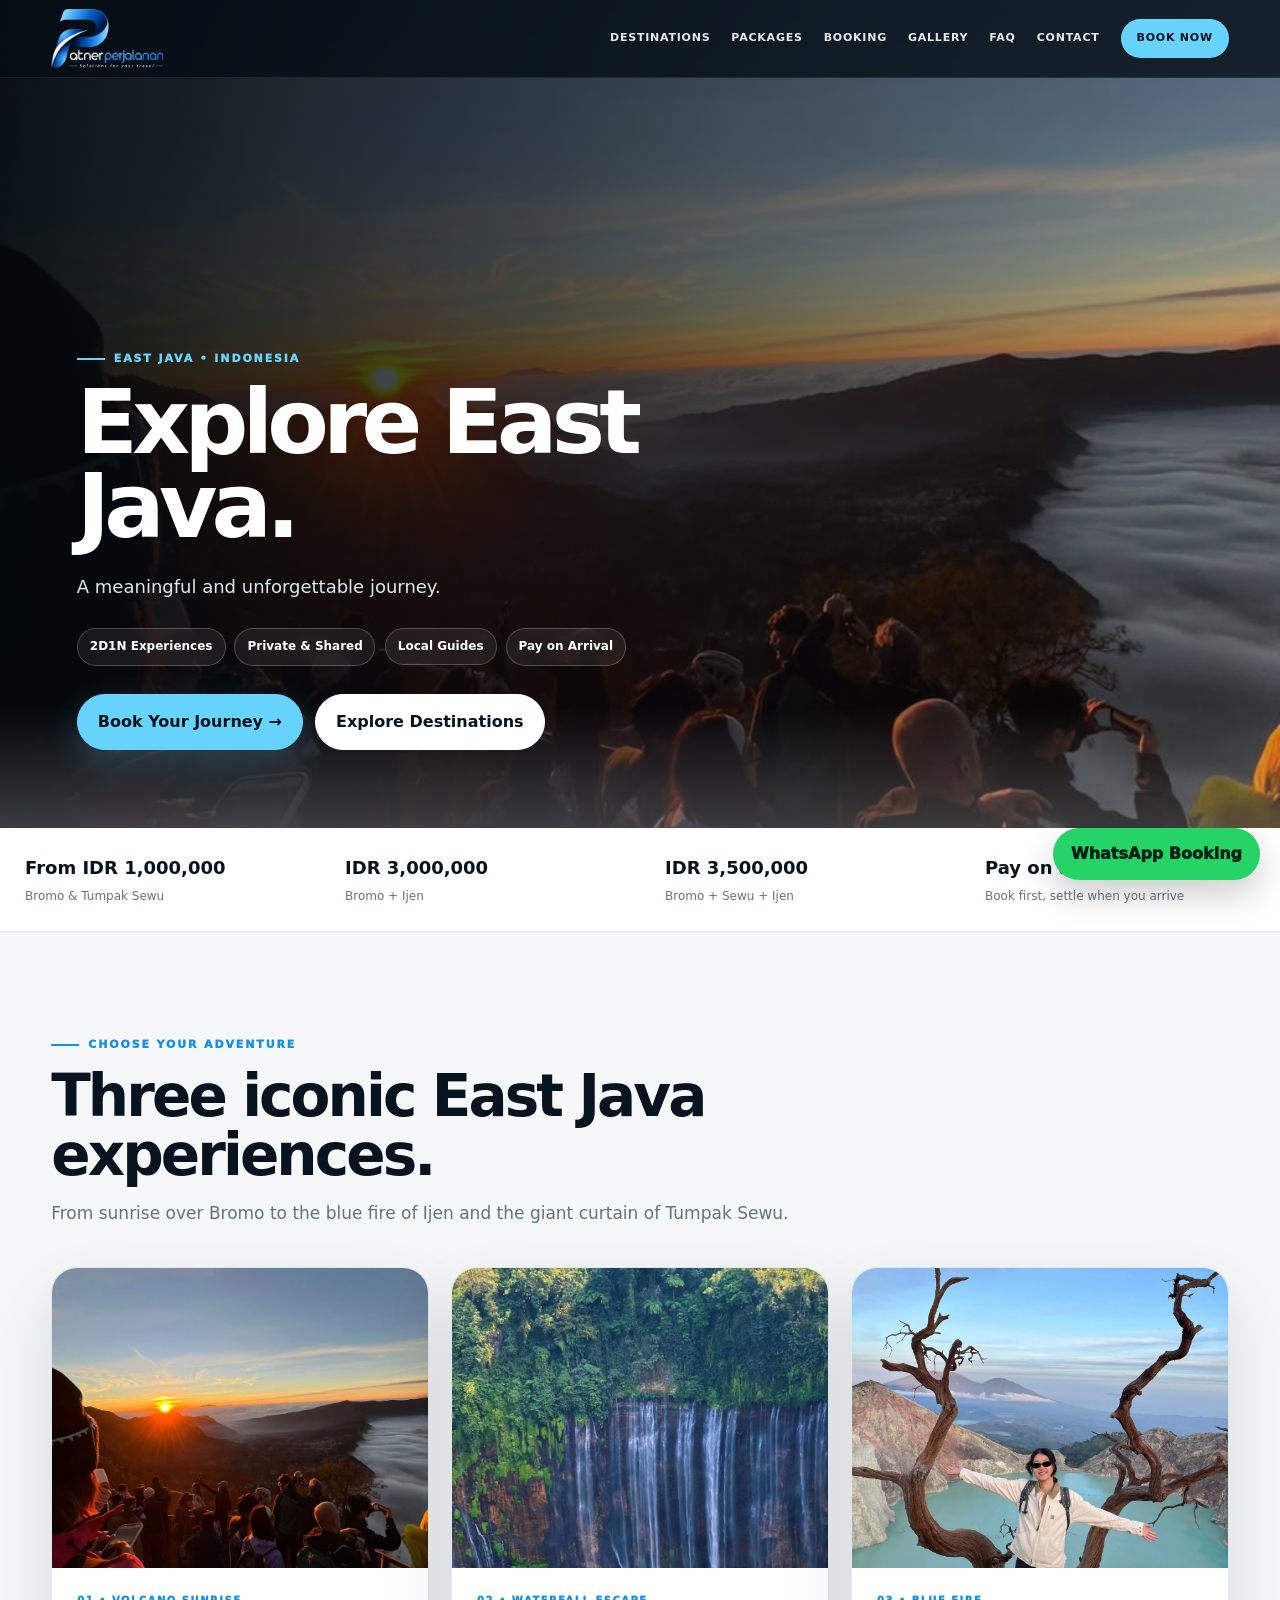
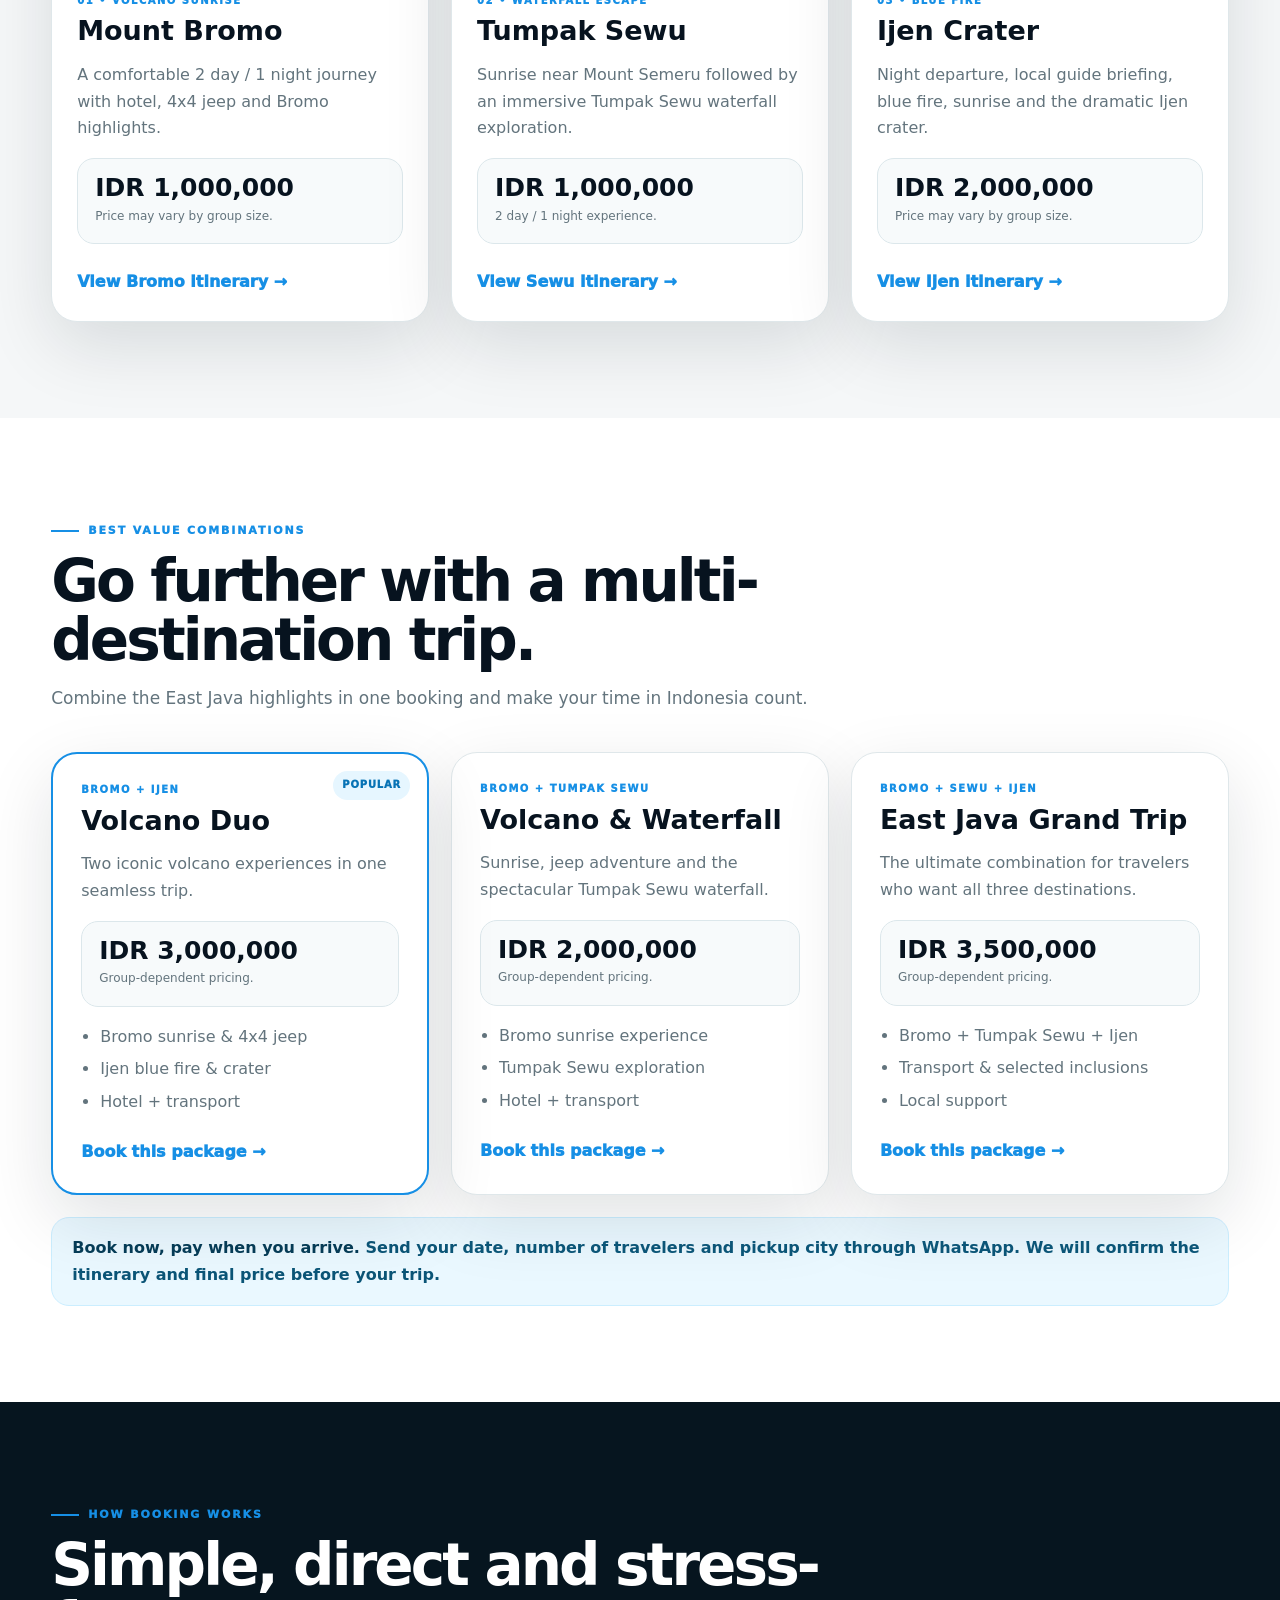
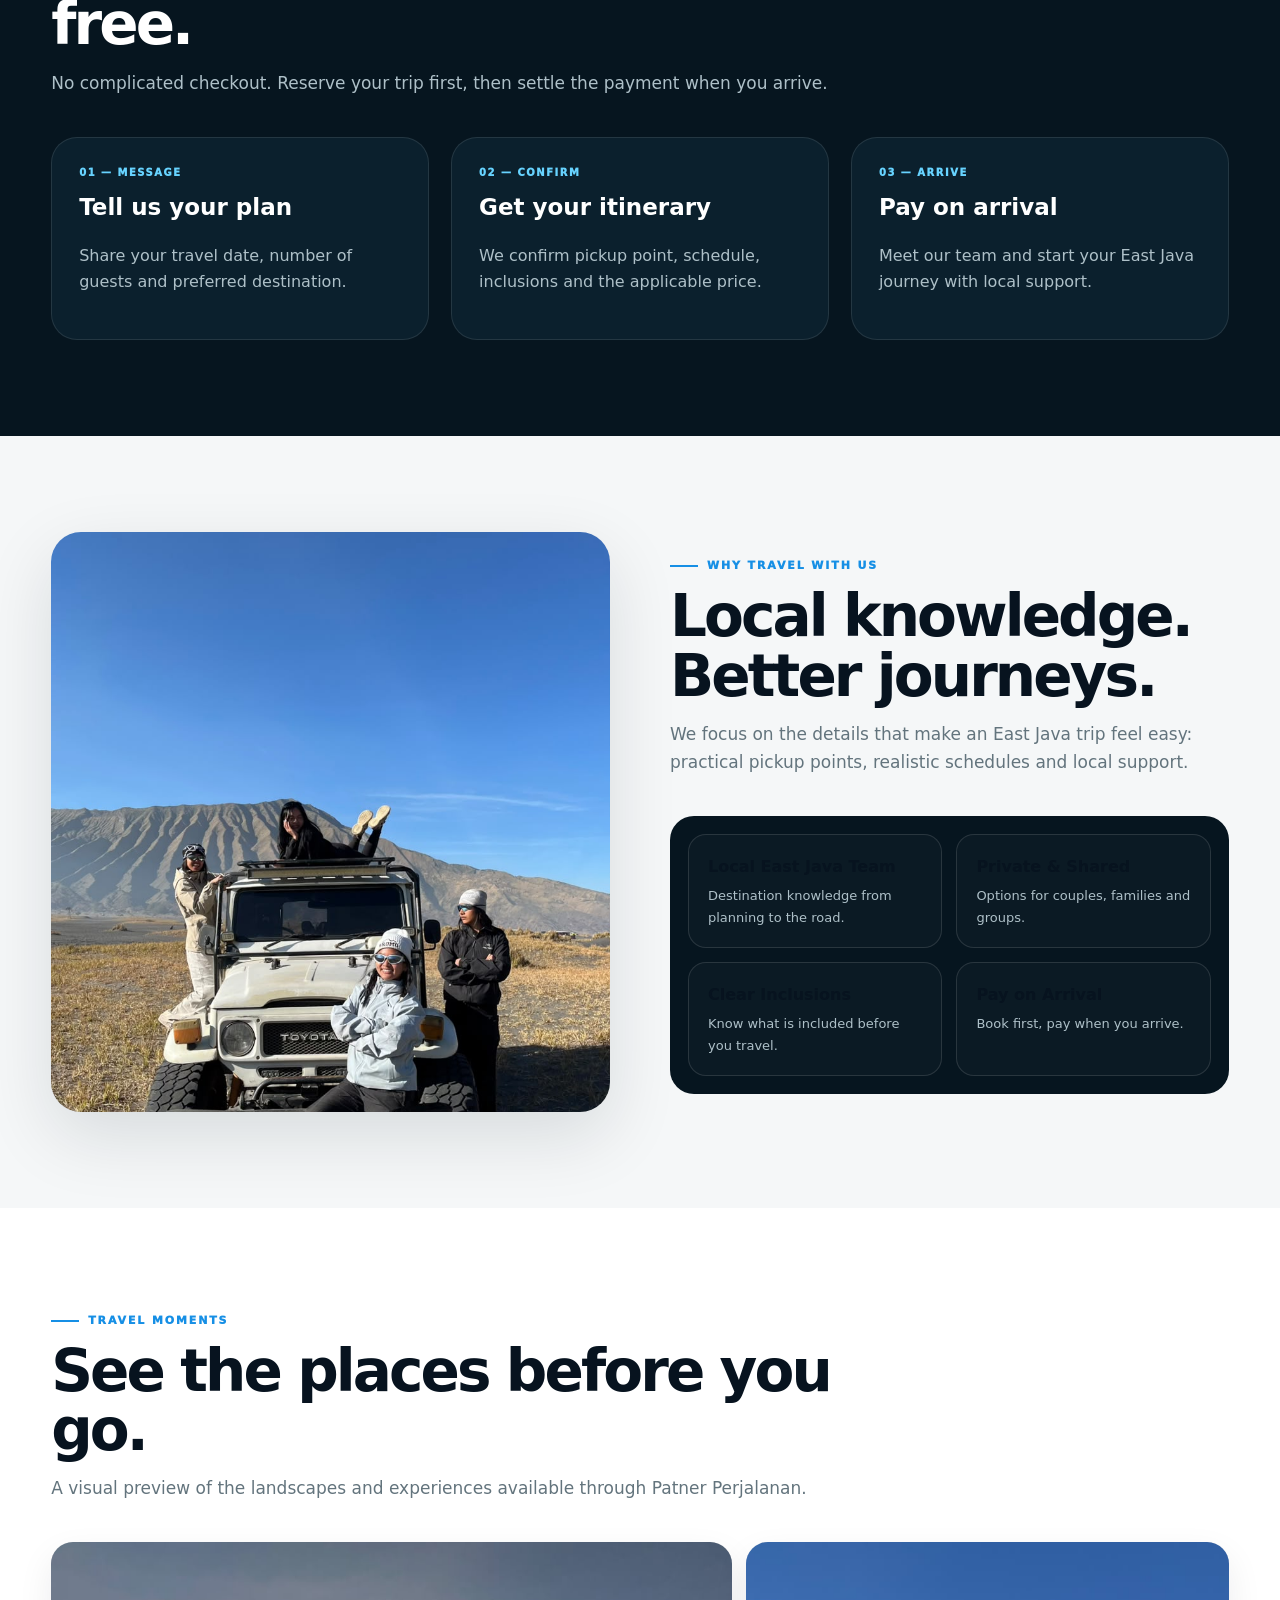
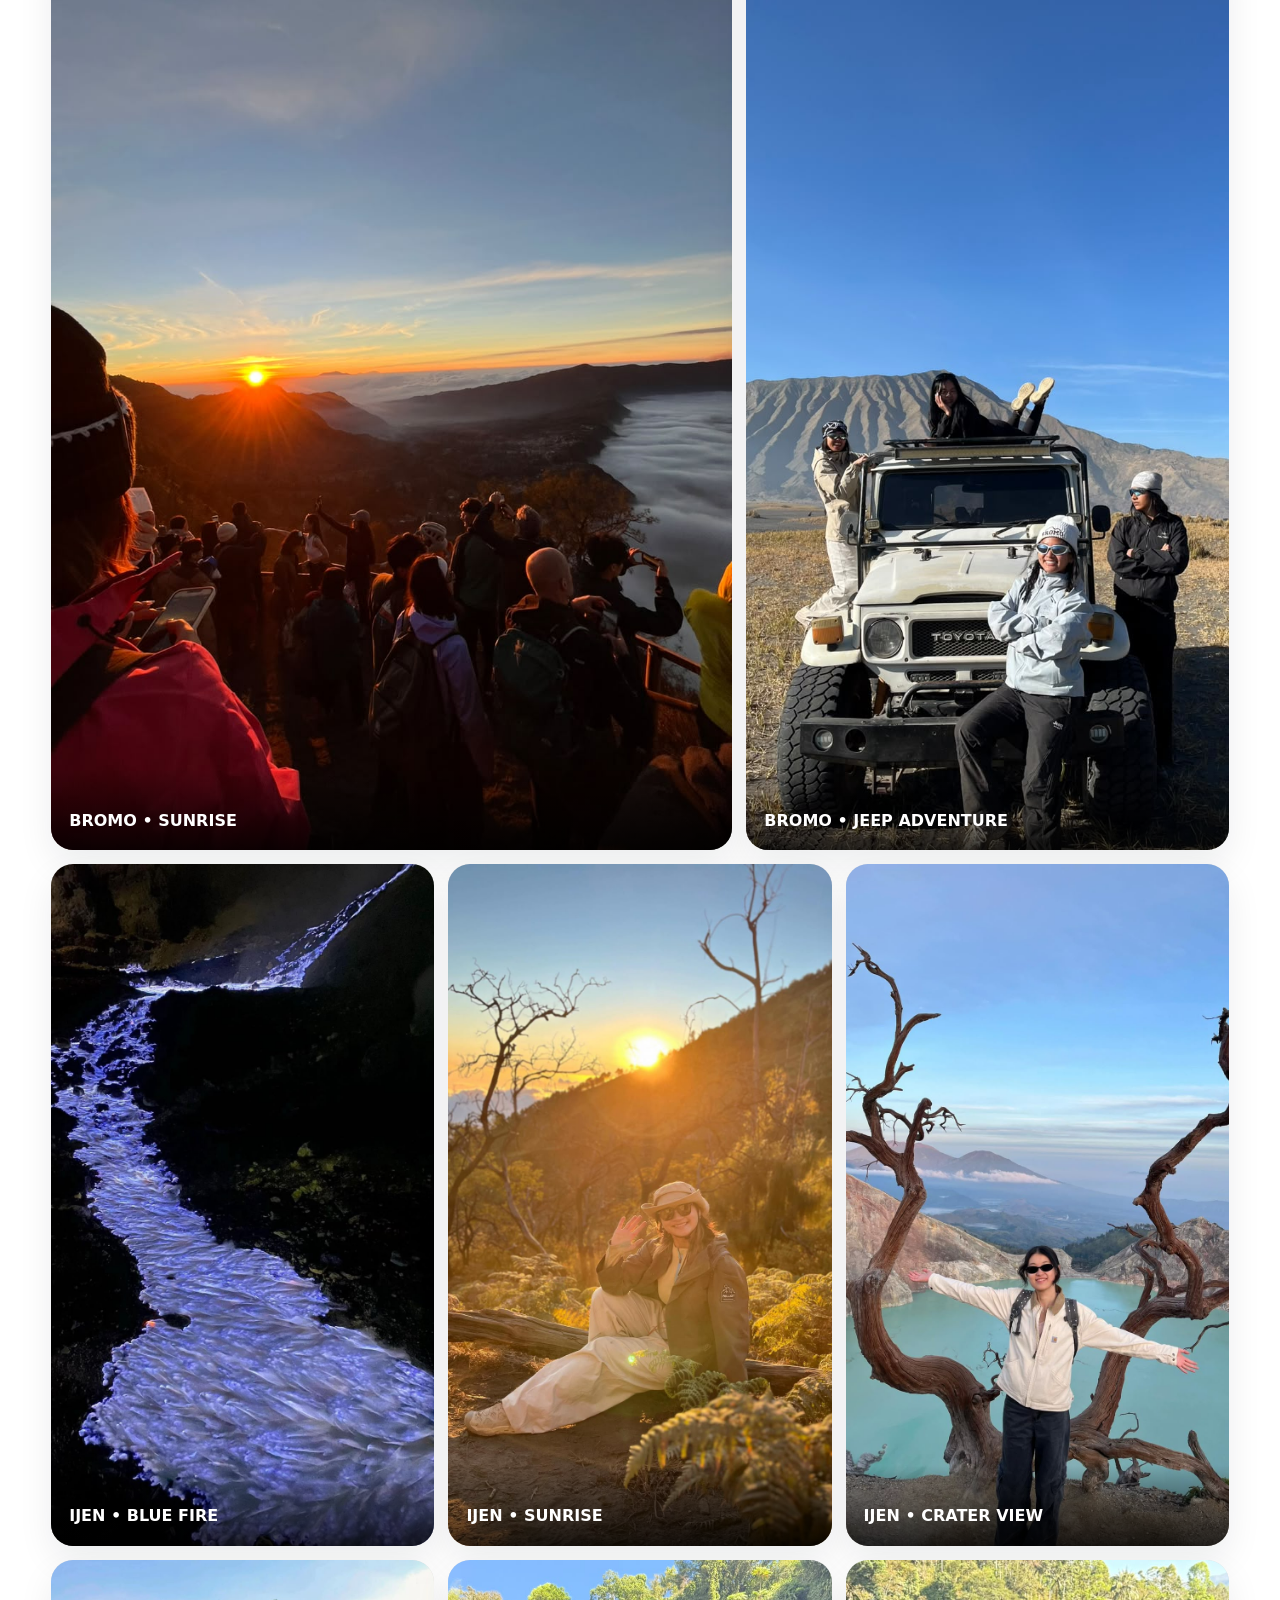
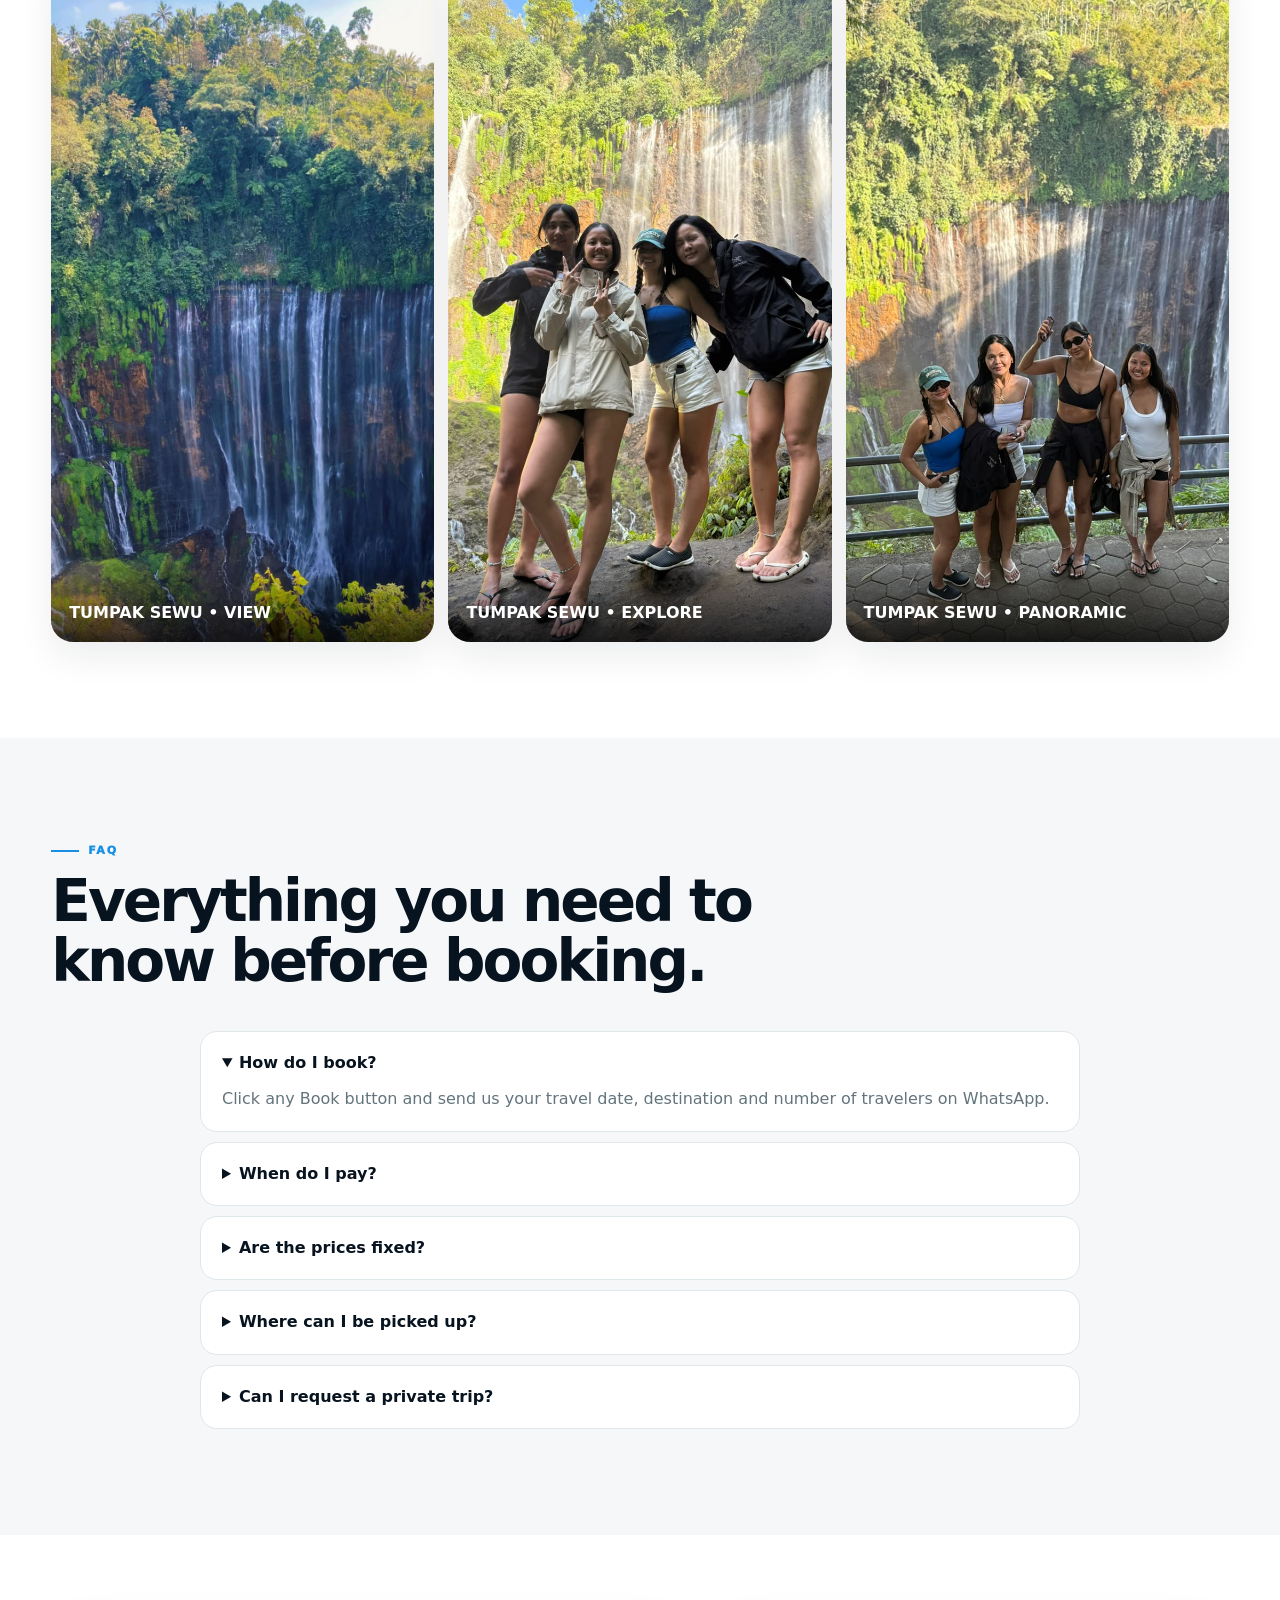
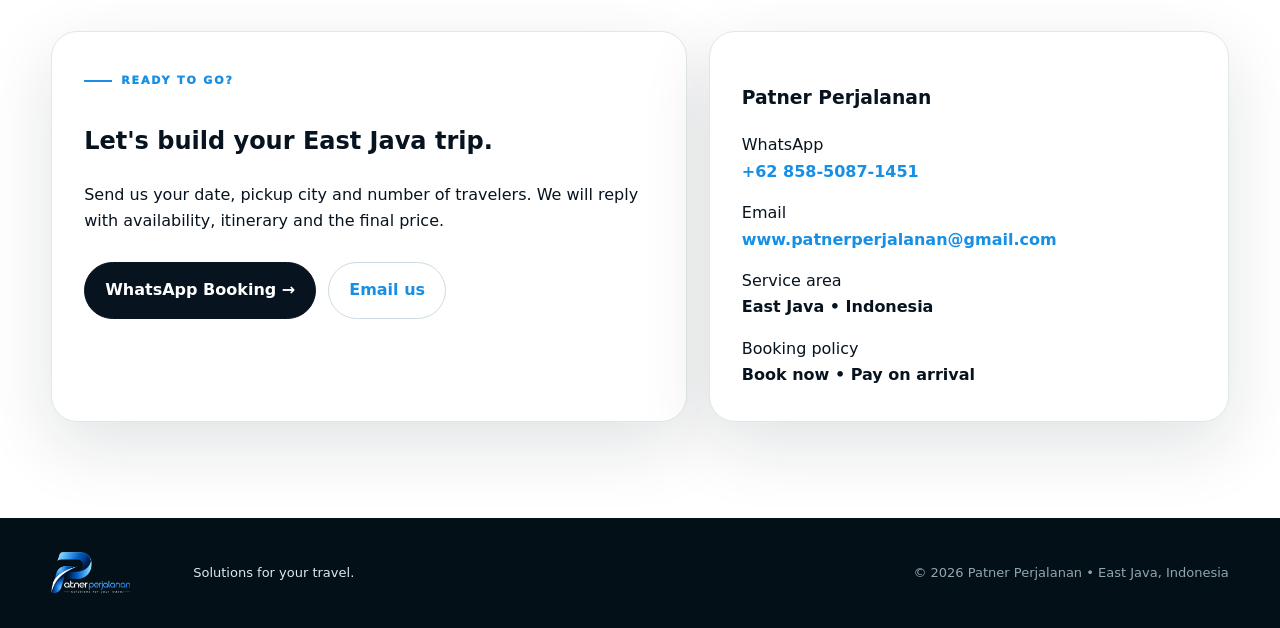
<file: index.html>
<!doctype html><html lang="en"><head><link rel="icon" type="image/png" href="/patner-perjalanan-favicon-asli-48x48.png"><meta charset="utf-8"><meta name="viewport" content="width=device-width,initial-scale=1"><title>Patner Perjalanan | East Java Travel</title><meta name="description" content="Book Bromo, Tumpak Sewu and Ijen journeys with Patner Perjalanan. Book now and pay when you arrive."><link rel="stylesheet" href="style.css"></head><body><nav class="nav"><a class="brand" href="index.html"><img src='./assets/logo.png' alt='Patner Perjalanan logo'></a><div class="links"><a href="index.html#destinations">DESTINATIONS</a><a href="index.html#packages">PACKAGES</a><a href="index.html#booking">BOOKING</a><a href="index.html#gallery">GALLERY</a><a href="index.html#faq">FAQ</a><a href="index.html#contact">CONTACT</a><a class="nav-cta" href="https://wa.me/6285850871451?text=Hello%20Patner%20Perjalanan%2C%20I%27d%20like%20to%20book%20an%20East%20Java%20trip.">BOOK NOW</a></div><button class="mobile-toggle" aria-label="Open menu" aria-expanded="false" type="button">☰</button><div class="mobile-menu" aria-hidden="true"><a href="index.html#destinations">DESTINATIONS</a><a href="index.html#packages">PACKAGES</a><a href="index.html#booking">BOOKING</a><a href="index.html#gallery">GALLERY</a><a href="index.html#faq">FAQ</a><a href="index.html#contact">CONTACT</a><a href="https://wa.me/6285850871451?text=Hello%20Patner%20Perjalanan%2C%20I%27d%20like%20to%20book%20an%20East%20Java%20trip.">BOOK NOW →</a></div></nav><header class="hero"><div class="hero-inner"><div class="eyebrow">East Java • Indonesia</div><h1>Explore East Java.</h1><p>A meaningful and unforgettable journey.</p><div class="hero-kicker"><span class="pill">2D1N Experiences</span><span class="pill">Private & Shared</span><span class="pill">Local Guides</span><span class="pill">Pay on Arrival</span></div><div class="actions"><a class="btn primary" href="https://wa.me/6285850871451?text=Hello%20Patner%20Perjalanan%2C%20I%27d%20like%20to%20book%20an%20East%20Java%20trip.">Book Your Journey →</a><a class="btn light" href="#destinations">Explore Destinations</a></div></div></header>
<section class="stats"><div class="stat"><strong>From IDR 1,000,000</strong><span>Bromo & Tumpak Sewu</span></div><div class="stat"><strong>IDR 3,000,000</strong><span>Bromo + Ijen</span></div><div class="stat"><strong>IDR 3,500,000</strong><span>Bromo + Sewu + Ijen</span></div><div class="stat"><strong>Pay on arrival</strong><span>Book first, settle when you arrive</span></div></section>
<section id="destinations" class="section"><div class="container"><div class="heading"><div class="eyebrow">Choose your adventure</div><h2>Three iconic East Java experiences.</h2><p>From sunrise over Bromo to the blue fire of Ijen and the giant curtain of Tumpak Sewu.</p></div><div class="cards"><article class="card"><div class="photo bromo"></div><div class="card-body"><div class="tag">01 • Volcano Sunrise</div><h3>Mount Bromo</h3><p>A comfortable 2 day / 1 night journey with hotel, 4x4 jeep and Bromo highlights.</p><div class="price-box"><strong>IDR 1,000,000</strong><span>Price may vary by group size.</span></div><a class="card-link" href="bromo.html">View Bromo itinerary →</a></div></article><article class="card"><div class="photo sewu"></div><div class="card-body"><div class="tag">02 • Waterfall Escape</div><h3>Tumpak Sewu</h3><p>Sunrise near Mount Semeru followed by an immersive Tumpak Sewu waterfall exploration.</p><div class="price-box"><strong>IDR 1,000,000</strong><span>2 day / 1 night experience.</span></div><a class="card-link" href="tumpak-sewu.html">View Sewu itinerary →</a></div></article><article class="card"><div class="photo ijen"></div><div class="card-body"><div class="tag">03 • Blue Fire</div><h3>Ijen Crater</h3><p>Night departure, local guide briefing, blue fire, sunrise and the dramatic Ijen crater.</p><div class="price-box"><strong>IDR 2,000,000</strong><span>Price may vary by group size.</span></div><a class="card-link" href="ijen.html">View Ijen itinerary →</a></div></article></div></div></section>
<section id="packages" class="section alt"><div class="container"><div class="heading"><div class="eyebrow">Best value combinations</div><h2>Go further with a multi-destination trip.</h2><p>Combine the East Java highlights in one booking and make your time in Indonesia count.</p></div><div class="tour-grid"><article class="tour-card featured"><span class="ribbon">Popular</span><div class="tag">Bromo + Ijen</div><h3>Volcano Duo</h3><p>Two iconic volcano experiences in one seamless trip.</p><div class="price-box"><strong>IDR 3,000,000</strong><span>Group-dependent pricing.</span></div><ul><li>Bromo sunrise & 4x4 jeep</li><li>Ijen blue fire & crater</li><li>Hotel + transport</li></ul><a class="text-link" href="https://wa.me/6285850871451?text=Hello%20Patner%20Perjalanan%2C%20I%27d%20like%20to%20book%20an%20East%20Java%20trip.">Book this package →</a></article><article class="tour-card"><div class="tag">Bromo + Tumpak Sewu</div><h3>Volcano & Waterfall</h3><p>Sunrise, jeep adventure and the spectacular Tumpak Sewu waterfall.</p><div class="price-box"><strong>IDR 2,000,000</strong><span>Group-dependent pricing.</span></div><ul><li>Bromo sunrise experience</li><li>Tumpak Sewu exploration</li><li>Hotel + transport</li></ul><a class="text-link" href="https://wa.me/6285850871451?text=Hello%20Patner%20Perjalanan%2C%20I%27d%20like%20to%20book%20an%20East%20Java%20trip.">Book this package →</a></article><article class="tour-card"><div class="tag">Bromo + Sewu + Ijen</div><h3>East Java Grand Trip</h3><p>The ultimate combination for travelers who want all three destinations.</p><div class="price-box"><strong>IDR 3,500,000</strong><span>Group-dependent pricing.</span></div><ul><li>Bromo + Tumpak Sewu + Ijen</li><li>Transport & selected inclusions</li><li>Local support</li></ul><a class="text-link" href="https://wa.me/6285850871451?text=Hello%20Patner%20Perjalanan%2C%20I%27d%20like%20to%20book%20an%20East%20Java%20trip.">Book this package →</a></article></div><div class="booking-note"><strong>Book now, pay when you arrive.</strong> Send your date, number of travelers and pickup city through WhatsApp. We will confirm the itinerary and final price before your trip.</div></div></section>
<section id="booking" class="section dark"><div class="container"><div class="heading"><div class="eyebrow">How booking works</div><h2>Simple, direct and stress-free.</h2><p>No complicated checkout. Reserve your trip first, then settle the payment when you arrive.</p></div><div class="steps"><div class="step"><div class="number">01 — MESSAGE</div><h3>Tell us your plan</h3><p>Share your travel date, number of guests and preferred destination.</p></div><div class="step"><div class="number">02 — CONFIRM</div><h3>Get your itinerary</h3><p>We confirm pickup point, schedule, inclusions and the applicable price.</p></div><div class="step"><div class="number">03 — ARRIVE</div><h3>Pay on arrival</h3><p>Meet our team and start your East Java journey with local support.</p></div></div></div></section>
<section class="section"><div class="container split"><div class="experience-image"></div><div><div class="heading"><div class="eyebrow">Why travel with us</div><h2>Local knowledge. Better journeys.</h2><p>We focus on the details that make an East Java trip feel easy: practical pickup points, realistic schedules and local support.</p></div><div class="features" style="background:var(--deep);padding:18px;border-radius:24px"><div class="feature"><strong>Local East Java Team</strong><span>Destination knowledge from planning to the road.</span></div><div class="feature"><strong>Private & Shared</strong><span>Options for couples, families and groups.</span></div><div class="feature"><strong>Clear Inclusions</strong><span>Know what is included before you travel.</span></div><div class="feature"><strong>Pay on Arrival</strong><span>Book first, pay when you arrive.</span></div></div></div></div></section>
<section id="gallery" class="section alt"><div class="container"><div class="heading"><div class="eyebrow">Travel moments</div><h2>See the places before you go.</h2><p>A visual preview of the landscapes and experiences available through Patner Perjalanan.</p></div><div class="gallery"><a class="gallery-item" href="bromo.html"><img loading="lazy" src="./assets/bromo-sunrise.jpeg" alt="Bromo sunrise"><span class="gallery-caption">BROMO • SUNRISE</span></a><a class="gallery-item" href="bromo.html"><img loading="lazy" src="./assets/jeep-adventure.jpeg" alt="Bromo jeep adventure"><span class="gallery-caption">BROMO • JEEP ADVENTURE</span></a><a class="gallery-item" href="ijen.html"><img loading="lazy" src="./assets/ijen-blue-fire.jpeg" alt="Ijen blue fire"><span class="gallery-caption">IJEN • BLUE FIRE</span></a><a class="gallery-item" href="ijen.html"><img loading="lazy" src="./assets/ijen-sunrise.jpeg" alt="Ijen sunrise"><span class="gallery-caption">IJEN • SUNRISE</span></a><a class="gallery-item" href="ijen.html"><img loading="lazy" src="./assets/ijen-view.jpeg" alt="Ijen view"><span class="gallery-caption">IJEN • CRATER VIEW</span></a><a class="gallery-item" href="tumpak-sewu.html"><img loading="lazy" src="./assets/tumpak-view.jpeg" alt="Tumpak Sewu view"><span class="gallery-caption">TUMPAK SEWU • VIEW</span></a><a class="gallery-item" href="tumpak-sewu.html"><img loading="lazy" src="./assets/tumpak-explore.jpeg" alt="Tumpak Sewu explore"><span class="gallery-caption">TUMPAK SEWU • EXPLORE</span></a><a class="gallery-item" href="tumpak-sewu.html"><img loading="lazy" src="./assets/tumpak-panoramic.jpeg" alt="Tumpak Sewu panoramic"><span class="gallery-caption">TUMPAK SEWU • PANORAMIC</span></a></div></div></section>
<section id="faq" class="section"><div class="container"><div class="heading"><div class="eyebrow">FAQ</div><h2>Everything you need to know before booking.</h2></div><div class="faq"><details open><summary>How do I book?</summary><p>Click any Book button and send us your travel date, destination and number of travelers on WhatsApp.</p></details><details><summary>When do I pay?</summary><p>Booking is made first and payment is settled when you arrive.</p></details><details><summary>Are the prices fixed?</summary><p>The listed prices are package references. Bromo, Ijen and combined-trip pricing can vary depending on the number of travelers. We confirm the final price before the trip.</p></details><details><summary>Where can I be picked up?</summary><p>Bromo and Tumpak Sewu packages can be arranged from Surabaya, Malang or Probolinggo. Ijen pickup is available from Surabaya or Malang.</p></details><details><summary>Can I request a private trip?</summary><p>Yes. Tell us your group size and preferred travel style and we will recommend the best arrangement.</p></details></div></div></section>
<section id="contact" class="section alt"><div class="container"><div class="contact"><div class="contact-card"><div class="eyebrow">Ready to go?</div><h2>Let's build your East Java trip.</h2><p>Send us your date, pickup city and number of travelers. We will reply with availability, itinerary and the final price.</p><div class="actions"><a class="btn dark" href="https://wa.me/6285850871451?text=Hello%20Patner%20Perjalanan%2C%20I%27d%20like%20to%20book%20an%20East%20Java%20trip.">WhatsApp Booking →</a><a class="btn" style="color:var(--blue);border-color:#cddce2" href="mailto:www.patnerperjalanan@gmail.com">Email us</a></div></div><div class="contact-card"><h3>Patner Perjalanan</h3><div class="contact-list"><div>WhatsApp<br><a href="https://wa.me/6285850871451?text=Hello%20Patner%20Perjalanan%2C%20I%27d%20like%20to%20book%20an%20East%20Java%20trip.">+62 858-5087-1451</a></div><div>Email<br><a href="mailto:www.patnerperjalanan@gmail.com">www.patnerperjalanan@gmail.com</a></div><div>Service area<br><strong>East Java • Indonesia</strong></div><div>Booking policy<br><strong>Book now • Pay on arrival</strong></div></div></div></div></div></section><footer><div class="footer-brand"><img src='./assets/logo.png' alt='Patner Perjalanan logo'><span>Solutions for your travel.</span></div><div class="footer-note">© 2026 Patner Perjalanan • East Java, Indonesia</div></footer><a class="floating-wa" href="https://wa.me/6285850871451?text=Hello%20Patner%20Perjalanan%2C%20I%27d%20like%20to%20book%20an%20East%20Java%20trip." target="_blank" rel="noopener">WhatsApp Booking</a><script>const toggle=document.querySelector('.mobile-toggle'),menu=document.querySelector('.mobile-menu');if(toggle&&menu){toggle.addEventListener('click',()=>{const open=menu.classList.toggle('open');toggle.setAttribute('aria-expanded',String(open));menu.setAttribute('aria-hidden',String(!open))});menu.querySelectorAll('a').forEach(a=>a.addEventListener('click',()=>{menu.classList.remove('open');toggle.setAttribute('aria-expanded','false');menu.setAttribute('aria-hidden','true')}))}</script></body></html>
</file>
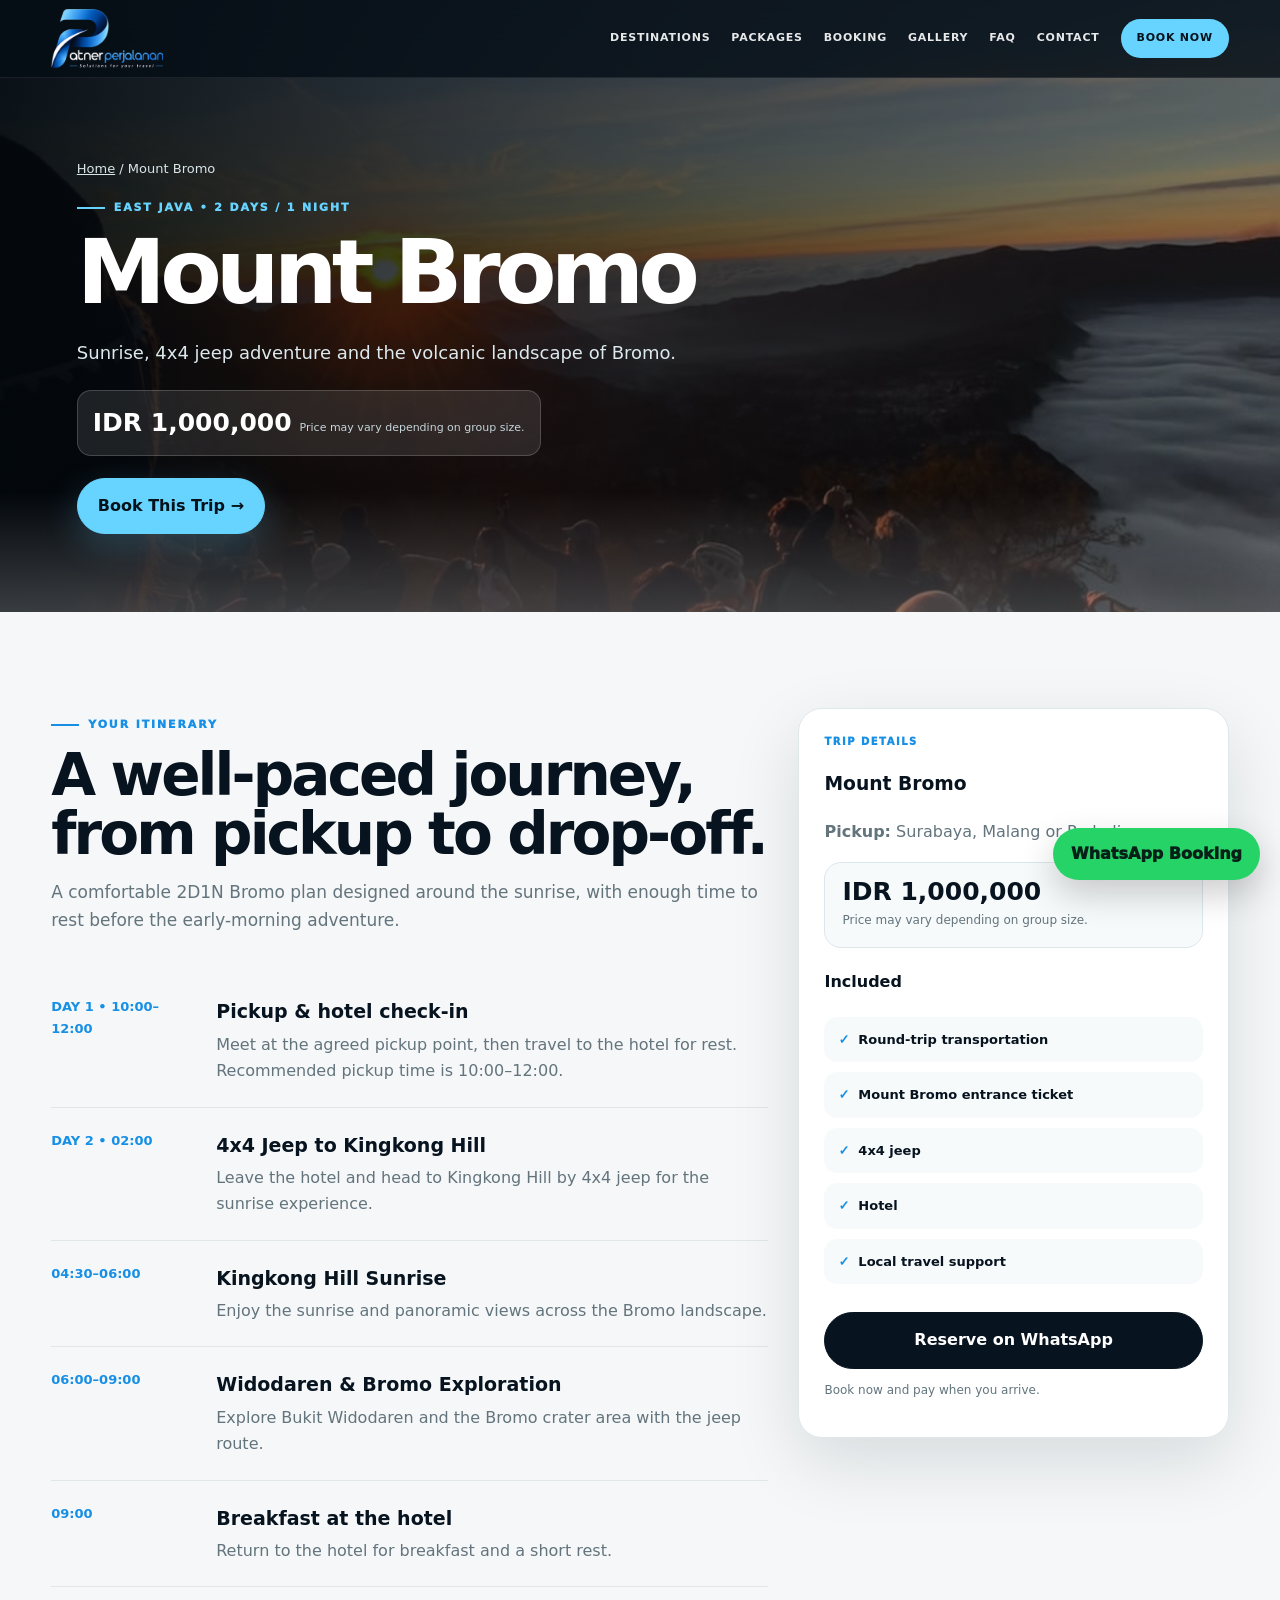
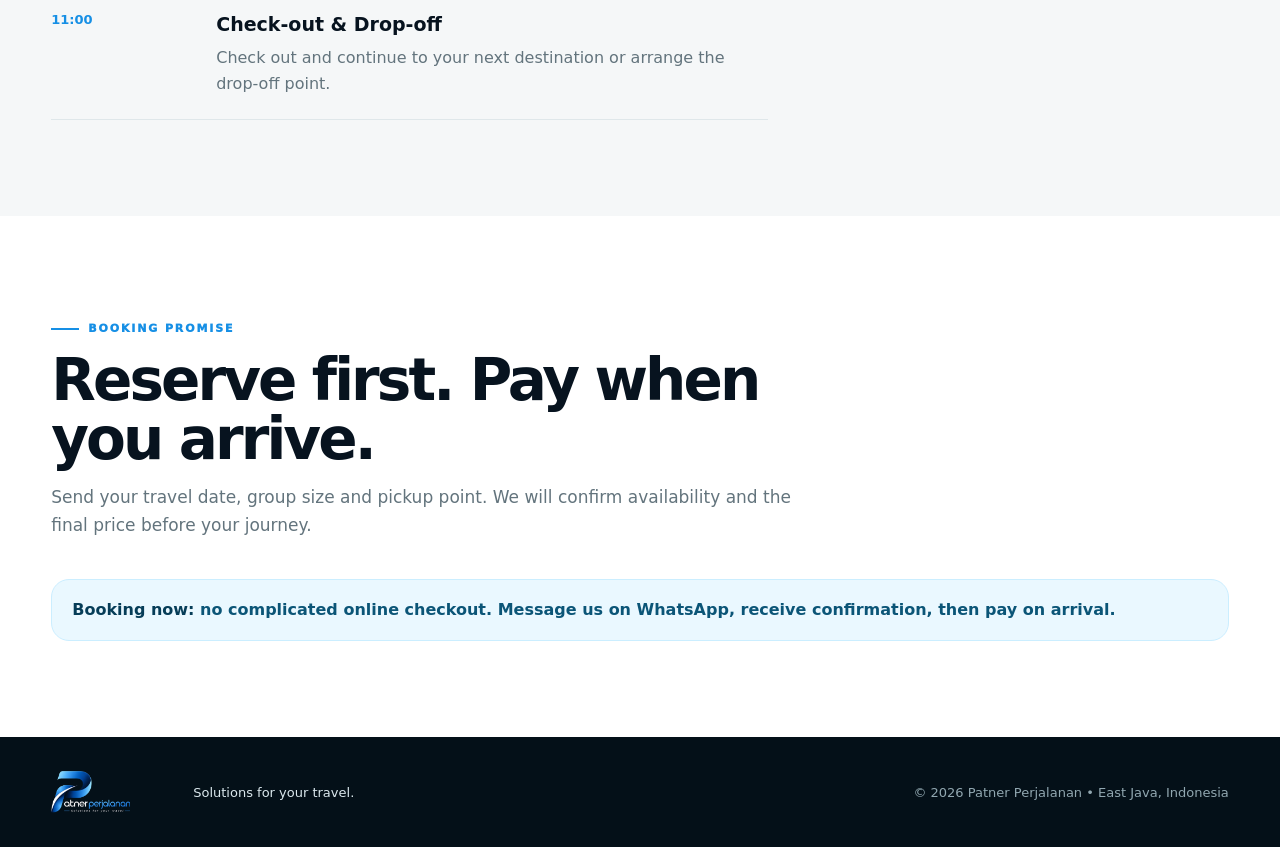
<file: bromo.html>
<!doctype html><html lang="en"><head><meta charset="utf-8"><meta name="viewport" content="width=device-width,initial-scale=1"><title>Mount Bromo | Patner Perjalanan</title><meta name="description" content="Sunrise, 4x4 jeep adventure and the volcanic landscape of Bromo.. Book with Patner Perjalanan and pay on arrival."><link rel="stylesheet" href="style.css"></head><body><nav class="nav"><a class="brand" href="index.html"><img src='./assets/logo.png' alt='Patner Perjalanan logo'></a><div class="links"><a href="index.html#destinations">DESTINATIONS</a><a href="index.html#packages">PACKAGES</a><a href="index.html#booking">BOOKING</a><a href="index.html#gallery">GALLERY</a><a href="index.html#faq">FAQ</a><a href="index.html#contact">CONTACT</a><a class="nav-cta" href="https://wa.me/6285850871451?text=Hello%20Patner%20Perjalanan%2C%20I%27d%20like%20to%20book%20an%20East%20Java%20trip.">BOOK NOW</a></div><button class="mobile-toggle" aria-label="Open menu" aria-expanded="false" type="button">☰</button><div class="mobile-menu" aria-hidden="true"><a href="index.html#destinations">DESTINATIONS</a><a href="index.html#packages">PACKAGES</a><a href="index.html#booking">BOOKING</a><a href="index.html#gallery">GALLERY</a><a href="index.html#faq">FAQ</a><a href="index.html#contact">CONTACT</a><a href="https://wa.me/6285850871451?text=Hello%20Patner%20Perjalanan%2C%20I%27d%20like%20to%20book%20an%20East%20Java%20trip.">BOOK NOW →</a></div></nav><header class="subhero" style="background-image:linear-gradient(90deg,rgba(2,8,13,.94),rgba(2,8,13,.43)),url('./assets/bromo-sunrise.jpeg')"><div class="detail-hero"><div class="breadcrumb"><a href="index.html">Home</a> / Mount Bromo</div><div class="eyebrow">East Java • 2 Days / 1 Night</div><h1>Mount Bromo</h1><p>Sunrise, 4x4 jeep adventure and the volcanic landscape of Bromo.</p><div class="detail-price"><strong>IDR 1,000,000</strong><span>Price may vary depending on group size.</span></div><div class="actions"><a class="btn primary" href="https://wa.me/6285850871451?text=Hello%20Patner%20Perjalanan%2C%20I%27d%20like%20to%20book%20an%20East%20Java%20trip.">Book This Trip →</a></div></div></header><section class="section"><div class="container"><div class="detail-layout"><main><div class="heading"><div class="eyebrow">Your itinerary</div><h2>A well-paced journey, from pickup to drop-off.</h2><p>A comfortable 2D1N Bromo plan designed around the sunrise, with enough time to rest before the early-morning adventure.</p></div><div class="schedule"><div class="timeline-item"><strong>DAY 1 • 10:00–12:00</strong><div><h3>Pickup & hotel check-in</h3><p>Meet at the agreed pickup point, then travel to the hotel for rest. Recommended pickup time is 10:00–12:00.</p></div></div><div class="timeline-item"><strong>DAY 2 • 02:00</strong><div><h3>4x4 Jeep to Kingkong Hill</h3><p>Leave the hotel and head to Kingkong Hill by 4x4 jeep for the sunrise experience.</p></div></div><div class="timeline-item"><strong>04:30–06:00</strong><div><h3>Kingkong Hill Sunrise</h3><p>Enjoy the sunrise and panoramic views across the Bromo landscape.</p></div></div><div class="timeline-item"><strong>06:00–09:00</strong><div><h3>Widodaren & Bromo Exploration</h3><p>Explore Bukit Widodaren and the Bromo crater area with the jeep route.</p></div></div><div class="timeline-item"><strong>09:00</strong><div><h3>Breakfast at the hotel</h3><p>Return to the hotel for breakfast and a short rest.</p></div></div><div class="timeline-item"><strong>11:00</strong><div><h3>Check-out & Drop-off</h3><p>Check out and continue to your next destination or arrange the drop-off point.</p></div></div></div></main><aside class="side-card"><div class="tag">Trip details</div><h3>Mount Bromo</h3><p style="color:var(--muted)"><strong>Pickup:</strong> Surabaya, Malang or Probolinggo</p><div class="price-box"><strong>IDR 1,000,000</strong><span>Price may vary depending on group size.</span></div><h4>Included</h4><div class="include"><div>Round-trip transportation</div><div>Mount Bromo entrance ticket</div><div>4x4 jeep</div><div>Hotel</div><div>Local travel support</div></div><div class="actions"><a class="btn dark" style="width:100%" href="https://wa.me/6285850871451?text=Hello%20Patner%20Perjalanan%2C%20I%27d%20like%20to%20book%20an%20East%20Java%20trip.">Reserve on WhatsApp</a></div><p class="mini" style="font-size:12px;color:var(--muted);margin-top:12px">Book now and pay when you arrive.</p></aside></div></div></section><section class="section alt"><div class="container"><div class="heading"><div class="eyebrow">Booking promise</div><h2>Reserve first. Pay when you arrive.</h2><p>Send your travel date, group size and pickup point. We will confirm availability and the final price before your journey.</p></div><div class="booking-note"><strong>Booking now:</strong> no complicated online checkout. Message us on WhatsApp, receive confirmation, then pay on arrival.</div></div></section><footer><div class="footer-brand"><img src='./assets/logo.png' alt='Patner Perjalanan logo'><span>Solutions for your travel.</span></div><div class="footer-note">© 2026 Patner Perjalanan • East Java, Indonesia</div></footer><a class="floating-wa" href="https://wa.me/6285850871451?text=Hello%20Patner%20Perjalanan%2C%20I%27d%20like%20to%20book%20an%20East%20Java%20trip." target="_blank" rel="noopener">WhatsApp Booking</a><script>const toggle=document.querySelector('.mobile-toggle'),menu=document.querySelector('.mobile-menu');if(toggle&&menu){toggle.addEventListener('click',()=>{const open=menu.classList.toggle('open');toggle.setAttribute('aria-expanded',String(open));menu.setAttribute('aria-hidden',String(!open))});menu.querySelectorAll('a').forEach(a=>a.addEventListener('click',()=>{menu.classList.remove('open');toggle.setAttribute('aria-expanded','false');menu.setAttribute('aria-hidden','true')}))}</script></body></html>
</file>
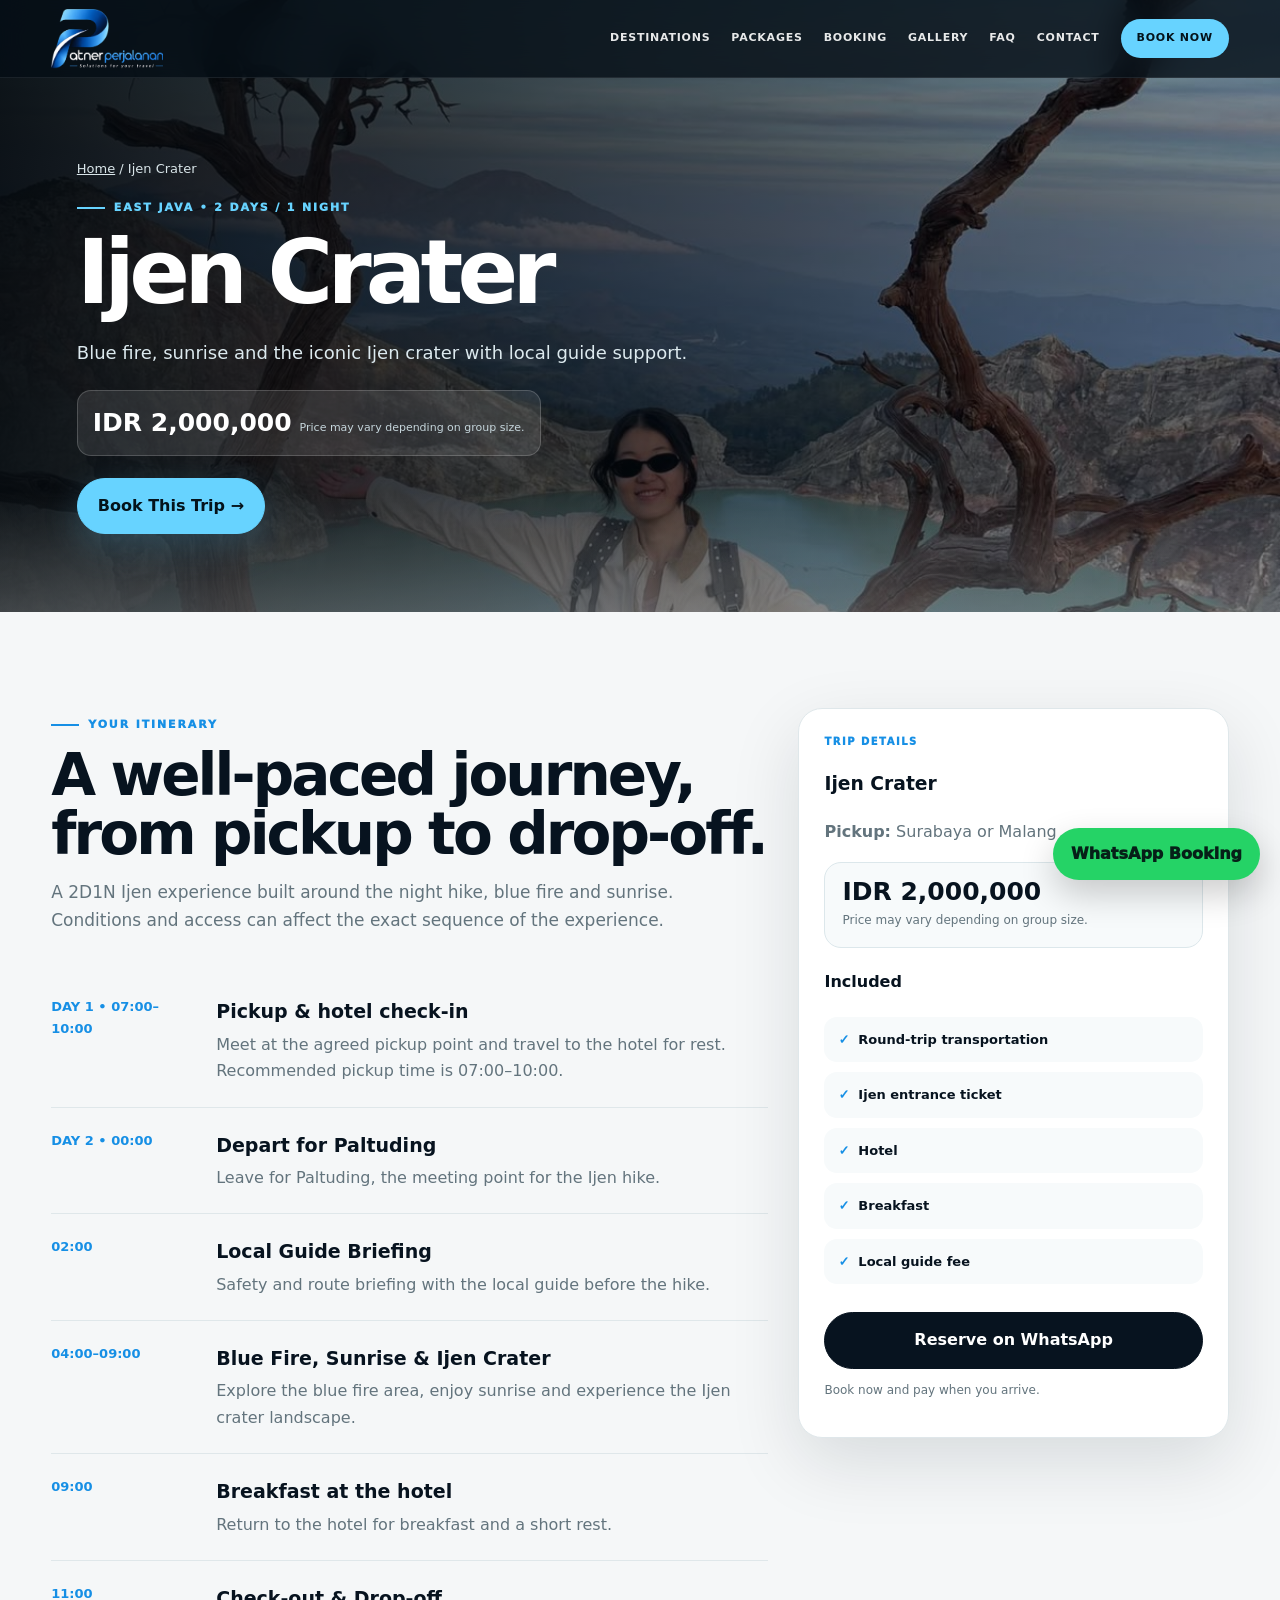
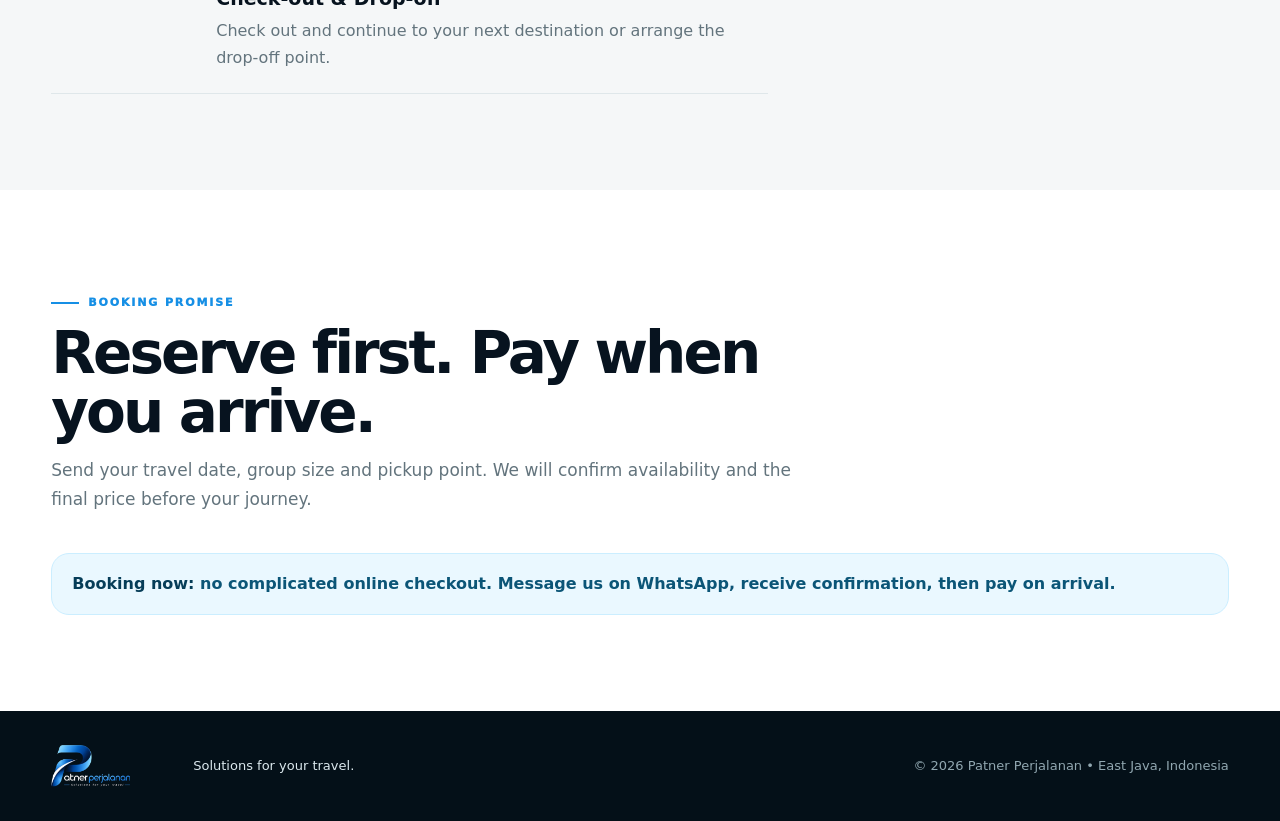
<file: ijen.html>
<!doctype html><html lang="en"><head><meta charset="utf-8"><meta name="viewport" content="width=device-width,initial-scale=1"><title>Ijen Crater | Patner Perjalanan</title><meta name="description" content="Blue fire, sunrise and the iconic Ijen crater with local guide support.. Book with Patner Perjalanan and pay on arrival."><link rel="stylesheet" href="style.css"></head><body><nav class="nav"><a class="brand" href="index.html"><img src='./assets/logo.png' alt='Patner Perjalanan logo'></a><div class="links"><a href="index.html#destinations">DESTINATIONS</a><a href="index.html#packages">PACKAGES</a><a href="index.html#booking">BOOKING</a><a href="index.html#gallery">GALLERY</a><a href="index.html#faq">FAQ</a><a href="index.html#contact">CONTACT</a><a class="nav-cta" href="https://wa.me/6285850871451?text=Hello%20Patner%20Perjalanan%2C%20I%27d%20like%20to%20book%20an%20East%20Java%20trip.">BOOK NOW</a></div><button class="mobile-toggle" aria-label="Open menu" aria-expanded="false" type="button">☰</button><div class="mobile-menu" aria-hidden="true"><a href="index.html#destinations">DESTINATIONS</a><a href="index.html#packages">PACKAGES</a><a href="index.html#booking">BOOKING</a><a href="index.html#gallery">GALLERY</a><a href="index.html#faq">FAQ</a><a href="index.html#contact">CONTACT</a><a href="https://wa.me/6285850871451?text=Hello%20Patner%20Perjalanan%2C%20I%27d%20like%20to%20book%20an%20East%20Java%20trip.">BOOK NOW →</a></div></nav><header class="subhero" style="background-image:linear-gradient(90deg,rgba(2,8,13,.94),rgba(2,8,13,.43)),url('./assets/ijen-view.jpeg')"><div class="detail-hero"><div class="breadcrumb"><a href="index.html">Home</a> / Ijen Crater</div><div class="eyebrow">East Java • 2 Days / 1 Night</div><h1>Ijen Crater</h1><p>Blue fire, sunrise and the iconic Ijen crater with local guide support.</p><div class="detail-price"><strong>IDR 2,000,000</strong><span>Price may vary depending on group size.</span></div><div class="actions"><a class="btn primary" href="https://wa.me/6285850871451?text=Hello%20Patner%20Perjalanan%2C%20I%27d%20like%20to%20book%20an%20East%20Java%20trip.">Book This Trip →</a></div></div></header><section class="section"><div class="container"><div class="detail-layout"><main><div class="heading"><div class="eyebrow">Your itinerary</div><h2>A well-paced journey, from pickup to drop-off.</h2><p>A 2D1N Ijen experience built around the night hike, blue fire and sunrise. Conditions and access can affect the exact sequence of the experience.</p></div><div class="schedule"><div class="timeline-item"><strong>DAY 1 • 07:00–10:00</strong><div><h3>Pickup & hotel check-in</h3><p>Meet at the agreed pickup point and travel to the hotel for rest. Recommended pickup time is 07:00–10:00.</p></div></div><div class="timeline-item"><strong>DAY 2 • 00:00</strong><div><h3>Depart for Paltuding</h3><p>Leave for Paltuding, the meeting point for the Ijen hike.</p></div></div><div class="timeline-item"><strong>02:00</strong><div><h3>Local Guide Briefing</h3><p>Safety and route briefing with the local guide before the hike.</p></div></div><div class="timeline-item"><strong>04:00–09:00</strong><div><h3>Blue Fire, Sunrise & Ijen Crater</h3><p>Explore the blue fire area, enjoy sunrise and experience the Ijen crater landscape.</p></div></div><div class="timeline-item"><strong>09:00</strong><div><h3>Breakfast at the hotel</h3><p>Return to the hotel for breakfast and a short rest.</p></div></div><div class="timeline-item"><strong>11:00</strong><div><h3>Check-out & Drop-off</h3><p>Check out and continue to your next destination or arrange the drop-off point.</p></div></div></div></main><aside class="side-card"><div class="tag">Trip details</div><h3>Ijen Crater</h3><p style="color:var(--muted)"><strong>Pickup:</strong> Surabaya or Malang</p><div class="price-box"><strong>IDR 2,000,000</strong><span>Price may vary depending on group size.</span></div><h4>Included</h4><div class="include"><div>Round-trip transportation</div><div>Ijen entrance ticket</div><div>Hotel</div><div>Breakfast</div><div>Local guide fee</div></div><div class="actions"><a class="btn dark" style="width:100%" href="https://wa.me/6285850871451?text=Hello%20Patner%20Perjalanan%2C%20I%27d%20like%20to%20book%20an%20East%20Java%20trip.">Reserve on WhatsApp</a></div><p class="mini" style="font-size:12px;color:var(--muted);margin-top:12px">Book now and pay when you arrive.</p></aside></div></div></section><section class="section alt"><div class="container"><div class="heading"><div class="eyebrow">Booking promise</div><h2>Reserve first. Pay when you arrive.</h2><p>Send your travel date, group size and pickup point. We will confirm availability and the final price before your journey.</p></div><div class="booking-note"><strong>Booking now:</strong> no complicated online checkout. Message us on WhatsApp, receive confirmation, then pay on arrival.</div></div></section><footer><div class="footer-brand"><img src='./assets/logo.png' alt='Patner Perjalanan logo'><span>Solutions for your travel.</span></div><div class="footer-note">© 2026 Patner Perjalanan • East Java, Indonesia</div></footer><a class="floating-wa" href="https://wa.me/6285850871451?text=Hello%20Patner%20Perjalanan%2C%20I%27d%20like%20to%20book%20an%20East%20Java%20trip." target="_blank" rel="noopener">WhatsApp Booking</a><script>const toggle=document.querySelector('.mobile-toggle'),menu=document.querySelector('.mobile-menu');if(toggle&&menu){toggle.addEventListener('click',()=>{const open=menu.classList.toggle('open');toggle.setAttribute('aria-expanded',String(open));menu.setAttribute('aria-hidden',String(!open))});menu.querySelectorAll('a').forEach(a=>a.addEventListener('click',()=>{menu.classList.remove('open');toggle.setAttribute('aria-expanded','false');menu.setAttribute('aria-hidden','true')}))}</script></body></html>
</file>
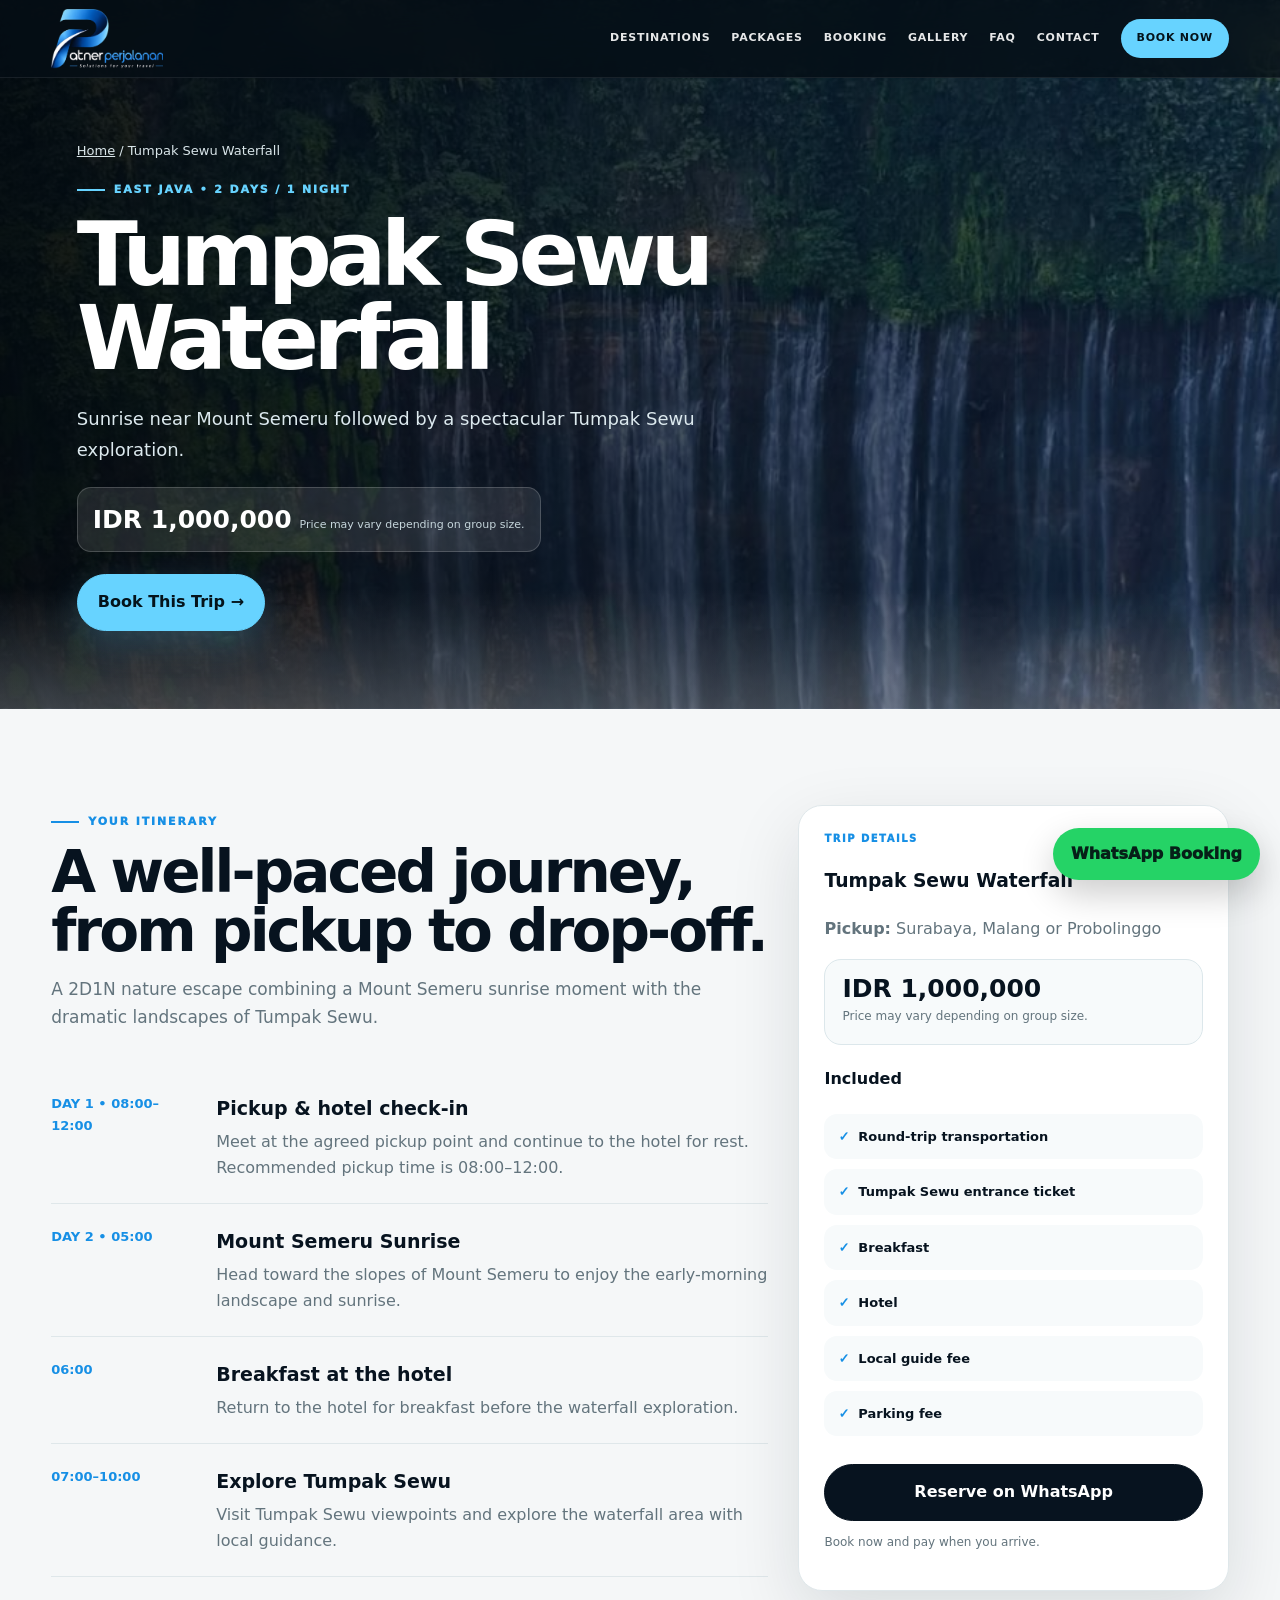
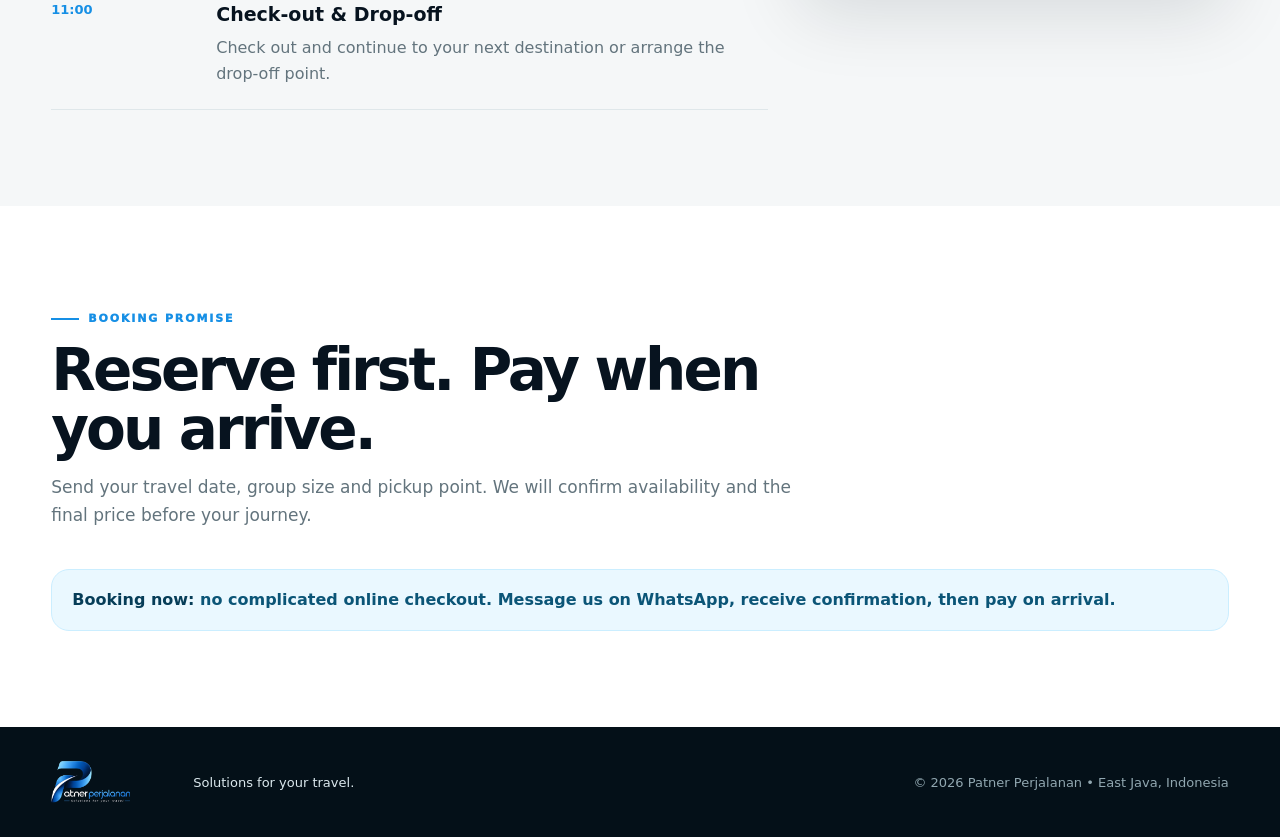
<file: tumpak-sewu.html>
<!doctype html><html lang="en"><head><meta charset="utf-8"><meta name="viewport" content="width=device-width,initial-scale=1"><title>Tumpak Sewu Waterfall | Patner Perjalanan</title><meta name="description" content="Sunrise near Mount Semeru followed by a spectacular Tumpak Sewu exploration.. Book with Patner Perjalanan and pay on arrival."><link rel="stylesheet" href="style.css"></head><body><nav class="nav"><a class="brand" href="index.html"><img src='./assets/logo.png' alt='Patner Perjalanan logo'></a><div class="links"><a href="index.html#destinations">DESTINATIONS</a><a href="index.html#packages">PACKAGES</a><a href="index.html#booking">BOOKING</a><a href="index.html#gallery">GALLERY</a><a href="index.html#faq">FAQ</a><a href="index.html#contact">CONTACT</a><a class="nav-cta" href="https://wa.me/6285850871451?text=Hello%20Patner%20Perjalanan%2C%20I%27d%20like%20to%20book%20an%20East%20Java%20trip.">BOOK NOW</a></div><button class="mobile-toggle" aria-label="Open menu" aria-expanded="false" type="button">☰</button><div class="mobile-menu" aria-hidden="true"><a href="index.html#destinations">DESTINATIONS</a><a href="index.html#packages">PACKAGES</a><a href="index.html#booking">BOOKING</a><a href="index.html#gallery">GALLERY</a><a href="index.html#faq">FAQ</a><a href="index.html#contact">CONTACT</a><a href="https://wa.me/6285850871451?text=Hello%20Patner%20Perjalanan%2C%20I%27d%20like%20to%20book%20an%20East%20Java%20trip.">BOOK NOW →</a></div></nav><header class="subhero" style="background-image:linear-gradient(90deg,rgba(2,8,13,.94),rgba(2,8,13,.43)),url('./assets/tumpak-view.jpeg')"><div class="detail-hero"><div class="breadcrumb"><a href="index.html">Home</a> / Tumpak Sewu Waterfall</div><div class="eyebrow">East Java • 2 Days / 1 Night</div><h1>Tumpak Sewu Waterfall</h1><p>Sunrise near Mount Semeru followed by a spectacular Tumpak Sewu exploration.</p><div class="detail-price"><strong>IDR 1,000,000</strong><span>Price may vary depending on group size.</span></div><div class="actions"><a class="btn primary" href="https://wa.me/6285850871451?text=Hello%20Patner%20Perjalanan%2C%20I%27d%20like%20to%20book%20an%20East%20Java%20trip.">Book This Trip →</a></div></div></header><section class="section"><div class="container"><div class="detail-layout"><main><div class="heading"><div class="eyebrow">Your itinerary</div><h2>A well-paced journey, from pickup to drop-off.</h2><p>A 2D1N nature escape combining a Mount Semeru sunrise moment with the dramatic landscapes of Tumpak Sewu.</p></div><div class="schedule"><div class="timeline-item"><strong>DAY 1 • 08:00–12:00</strong><div><h3>Pickup & hotel check-in</h3><p>Meet at the agreed pickup point and continue to the hotel for rest. Recommended pickup time is 08:00–12:00.</p></div></div><div class="timeline-item"><strong>DAY 2 • 05:00</strong><div><h3>Mount Semeru Sunrise</h3><p>Head toward the slopes of Mount Semeru to enjoy the early-morning landscape and sunrise.</p></div></div><div class="timeline-item"><strong>06:00</strong><div><h3>Breakfast at the hotel</h3><p>Return to the hotel for breakfast before the waterfall exploration.</p></div></div><div class="timeline-item"><strong>07:00–10:00</strong><div><h3>Explore Tumpak Sewu</h3><p>Visit Tumpak Sewu viewpoints and explore the waterfall area with local guidance.</p></div></div><div class="timeline-item"><strong>11:00</strong><div><h3>Check-out & Drop-off</h3><p>Check out and continue to your next destination or arrange the drop-off point.</p></div></div></div></main><aside class="side-card"><div class="tag">Trip details</div><h3>Tumpak Sewu Waterfall</h3><p style="color:var(--muted)"><strong>Pickup:</strong> Surabaya, Malang or Probolinggo</p><div class="price-box"><strong>IDR 1,000,000</strong><span>Price may vary depending on group size.</span></div><h4>Included</h4><div class="include"><div>Round-trip transportation</div><div>Tumpak Sewu entrance ticket</div><div>Breakfast</div><div>Hotel</div><div>Local guide fee</div><div>Parking fee</div></div><div class="actions"><a class="btn dark" style="width:100%" href="https://wa.me/6285850871451?text=Hello%20Patner%20Perjalanan%2C%20I%27d%20like%20to%20book%20an%20East%20Java%20trip.">Reserve on WhatsApp</a></div><p class="mini" style="font-size:12px;color:var(--muted);margin-top:12px">Book now and pay when you arrive.</p></aside></div></div></section><section class="section alt"><div class="container"><div class="heading"><div class="eyebrow">Booking promise</div><h2>Reserve first. Pay when you arrive.</h2><p>Send your travel date, group size and pickup point. We will confirm availability and the final price before your journey.</p></div><div class="booking-note"><strong>Booking now:</strong> no complicated online checkout. Message us on WhatsApp, receive confirmation, then pay on arrival.</div></div></section><footer><div class="footer-brand"><img src='./assets/logo.png' alt='Patner Perjalanan logo'><span>Solutions for your travel.</span></div><div class="footer-note">© 2026 Patner Perjalanan • East Java, Indonesia</div></footer><a class="floating-wa" href="https://wa.me/6285850871451?text=Hello%20Patner%20Perjalanan%2C%20I%27d%20like%20to%20book%20an%20East%20Java%20trip." target="_blank" rel="noopener">WhatsApp Booking</a><script>const toggle=document.querySelector('.mobile-toggle'),menu=document.querySelector('.mobile-menu');if(toggle&&menu){toggle.addEventListener('click',()=>{const open=menu.classList.toggle('open');toggle.setAttribute('aria-expanded',String(open));menu.setAttribute('aria-hidden',String(!open))});menu.querySelectorAll('a').forEach(a=>a.addEventListener('click',()=>{menu.classList.remove('open');toggle.setAttribute('aria-expanded','false');menu.setAttribute('aria-hidden','true')}))}</script></body></html>
</file>
<file: style.css>
:root{--ink:#07131f;--deep:#06151f;--deep2:#0a2432;--blue:#168fe5;--sky:#67d3ff;--gold:#e7c77d;--cream:#f5f7f8;--muted:#63747d;--line:#dfe7ea;--white:#fff;--green:#25d366;--shadow:0 24px 70px rgba(5,25,37,.12);--radius:26px;--max:1180px}
*{box-sizing:border-box}html{scroll-behavior:smooth;scroll-padding-top:84px}body{margin:0;font-family:Inter,ui-sans-serif,system-ui,-apple-system,"Segoe UI",sans-serif;color:var(--ink);background:var(--cream);line-height:1.65}a{text-decoration:none;color:inherit}img{max-width:100%}.container{width:min(var(--max),92%);margin:auto}
.nav{position:fixed;z-index:100;top:0;left:0;right:0;height:78px;padding:9px 4%;display:flex;align-items:center;justify-content:space-between;background:rgba(4,14,21,.78);backdrop-filter:blur(18px);border-bottom:1px solid rgba(255,255,255,.08);color:#fff}.brand{display:flex;align-items:center;gap:12px;min-width:0}.brand img{width:165px;height:60px;object-fit:contain;object-position:left center}.brand-text{font-weight:900;font-size:15px;line-height:1}.brand-text b{color:var(--sky)}.links{display:flex;align-items:center;gap:21px;font-size:11px;font-weight:900;letter-spacing:.07em}.links a{opacity:.9}.links a:hover{color:var(--sky);opacity:1}.nav-cta{padding:10px 16px;border-radius:999px;background:var(--sky);color:#04131b!important;opacity:1!important}.mobile-toggle{display:none;border:0;background:none;color:#fff;font-size:26px;cursor:pointer}.mobile-menu{position:absolute;top:78px;left:0;right:0;background:rgba(4,14,21,.98);padding:12px 5%;display:none;flex-direction:column}.mobile-menu.open{display:flex}.mobile-menu a{padding:13px 4px;color:#fff;font-weight:850;border-bottom:1px solid rgba(255,255,255,.08)}
.hero,.subhero{position:relative;min-height:92vh;padding:150px 6% 78px;display:flex;align-items:flex-end;color:#fff;background-position:center;background-size:cover;overflow:hidden}.hero{background-image:linear-gradient(90deg,rgba(2,8,13,.94) 0%,rgba(2,8,13,.68) 43%,rgba(2,8,13,.18) 100%),url('./assets/bromo-sunrise.jpeg')}.subhero{min-height:68vh;padding-top:140px;background-image:linear-gradient(90deg,rgba(2,8,13,.93),rgba(2,8,13,.45)),url('./assets/bromo-sunrise.jpeg')}.hero:after,.subhero:after{content:"";position:absolute;inset:auto 0 0;height:120px;background:linear-gradient(transparent,var(--cream));opacity:.22}.hero-inner,.detail-hero{position:relative;z-index:2;max-width:800px}.eyebrow{display:inline-flex;align-items:center;gap:9px;text-transform:uppercase;letter-spacing:.17em;font-size:11px;font-weight:950;color:var(--blue);margin-bottom:12px}.eyebrow:before{content:"";width:28px;height:2px;background:currentColor}.hero .eyebrow,.subhero .eyebrow{color:var(--sky)}h1{font-size:clamp(48px,7vw,92px);line-height:.94;letter-spacing:-.065em;margin:0 0 24px;max-width:850px}.hero p,.subhero p{font-size:18px;line-height:1.7;color:#dce9ee;max-width:720px;margin:0}.hero-kicker{display:flex;flex-wrap:wrap;gap:9px;margin-top:25px}.pill{padding:8px 12px;border:1px solid rgba(255,255,255,.22);background:rgba(255,255,255,.07);backdrop-filter:blur(8px);border-radius:999px;font-size:12px;font-weight:800}.actions{display:flex;flex-wrap:wrap;gap:12px;margin-top:28px}.btn{display:inline-flex;align-items:center;justify-content:center;gap:8px;padding:14px 20px;border-radius:999px;border:1px solid rgba(255,255,255,.3);font-weight:900;transition:.2s transform,.2s box-shadow,.2s background}.btn:hover{transform:translateY(-2px)}.btn.primary{background:var(--sky);border-color:var(--sky);color:#04131b;box-shadow:0 12px 35px rgba(103,211,255,.22)}.btn.dark{background:var(--ink);border-color:var(--ink);color:#fff}.btn.light{background:#fff;border-color:#fff;color:var(--ink)}
.stats{display:grid;grid-template-columns:repeat(4,1fr);background:#dce5e8;border-bottom:1px solid var(--line)}.stat{background:#fff;padding:25px}.stat strong{display:block;font-size:18px}.stat span{display:block;color:var(--muted);font-size:12px;margin-top:4px}.section{padding:96px 0}.section.alt{background:#fff}.heading{max-width:780px;margin-bottom:40px}.heading h2{font-size:clamp(34px,4.6vw,58px);line-height:1.02;letter-spacing:-.05em;margin:0 0 14px}.heading p{font-size:17px;color:var(--muted);margin:0}.dark{background:var(--deep);color:#fff}.dark .heading p{color:#aec0c8}
.cards,.tour-grid,.info-grid,.steps,.booking-grid{display:grid;grid-template-columns:repeat(3,1fr);gap:22px}.card,.tour-card,.info-card,.step,.booking-card{background:#fff;border:1px solid var(--line);border-radius:var(--radius);overflow:hidden;box-shadow:var(--shadow)}.card .photo{height:300px;background-size:cover;background-position:center}.bromo{background-image:url('./assets/bromo-sunrise.jpeg')}.sewu{background-image:url('./assets/tumpak-view.jpeg')}.ijen{background-image:url('./assets/ijen-view.jpeg')}.card-body{padding:25px}.tag{font-size:10px;text-transform:uppercase;letter-spacing:.15em;color:var(--blue);font-weight:950}.card h3,.tour-card h3,.info-card h3,.booking-card h3{font-size:27px;line-height:1.1;margin:7px 0 10px}.card p,.tour-card p,.info-card p,.booking-card p{color:var(--muted)}.card-link,.text-link{display:inline-flex;margin-top:8px;color:var(--blue);font-weight:950}.price-box{margin:17px 0;padding:15px 17px;border:1px solid #dce7eb;border-radius:17px;background:#f7fafb}.price-box strong{display:block;font-size:25px;line-height:1.1}.price-box span{font-size:12px;color:var(--muted)}.tour-card,.booking-card{padding:28px}.tour-card ul,.info-card ul{padding-left:19px;color:var(--muted)}.tour-card li,.info-card li{margin:6px 0}.tour-card.featured{border:2px solid var(--blue);position:relative}.ribbon{position:absolute;top:17px;right:17px;padding:6px 9px;border-radius:999px;background:#e6f6ff;color:#0873b5;font-size:10px;font-weight:950;text-transform:uppercase;letter-spacing:.08em}
.split{display:grid;grid-template-columns:1fr 1fr;gap:60px;align-items:center}.experience-image{min-height:580px;border-radius:30px;background:url('./assets/jeep-adventure.jpeg') center/cover;box-shadow:var(--shadow)}.features{display:grid;grid-template-columns:1fr 1fr;gap:14px}.feature{padding:19px;border:1px solid rgba(255,255,255,.12);border-radius:18px;background:rgba(255,255,255,.025)}.feature strong{display:block}.feature span{display:block;color:#aec0c8;font-size:13px;margin-top:5px}.trust-grid{display:grid;grid-template-columns:repeat(4,1fr);gap:14px}.trust-item{padding:21px;border:1px solid rgba(255,255,255,.12);border-radius:18px}.trust-item strong{display:block}.trust-item span{display:block;color:#aec0c8;font-size:13px;margin-top:5px}
.booking-card{position:relative}.booking-card .amount{font-size:34px;font-weight:950;letter-spacing:-.04em;margin:10px 0}.booking-card .amount small{font-size:13px;color:var(--muted);font-weight:700;letter-spacing:0}.booking-card .mini{font-size:13px;color:var(--muted)}.booking-card ul{padding-left:19px;color:var(--muted);font-size:14px}.booking-note{margin-top:22px;padding:17px 20px;border-radius:18px;background:#eaf8ff;border:1px solid #cbeeff;color:#0b5577;font-weight:850}.booking-note strong{color:#063d58}
.steps{grid-template-columns:repeat(3,1fr)}.step{padding:27px}.dark .step{background:#0b202d;border-color:rgba(255,255,255,.1);box-shadow:none}.number{font-size:10px;color:var(--sky);font-weight:950;letter-spacing:.15em}.step h3{font-size:23px;margin:8px 0}.step p{color:var(--muted)}.dark .step p{color:#aec0c8}
.gallery{display:grid;grid-template-columns:repeat(12,1fr);gap:14px}.gallery-item{position:relative;min-height:250px;border-radius:22px;overflow:hidden;background:#ddd;box-shadow:0 14px 35px rgba(8,28,39,.08)}.gallery-item:nth-child(1){grid-column:span 7}.gallery-item:nth-child(2){grid-column:span 5}.gallery-item:nth-child(n+3){grid-column:span 4}.gallery-item img{width:100%;height:100%;min-height:250px;display:block;object-fit:cover;transition:.5s}.gallery-item:hover img{transform:scale(1.045)}.gallery-caption{position:absolute;left:0;right:0;bottom:0;padding:38px 18px 16px;color:#fff;background:linear-gradient(transparent,rgba(0,0,0,.78));font-weight:900}
.faq{max-width:880px;margin:auto}details{background:#fff;border:1px solid var(--line);border-radius:17px;padding:18px 21px;margin:10px 0}summary{font-weight:900;cursor:pointer}details p{color:var(--muted);margin:10px 0 0}.contact{display:grid;grid-template-columns:1.1fr .9fr;gap:22px}.contact-card{background:#fff;border:1px solid var(--line);border-radius:var(--radius);padding:32px;box-shadow:var(--shadow)}.contact-list{display:grid;gap:15px}.contact-list a{color:var(--blue);font-weight:900}.floating-wa{position:fixed;right:20px;bottom:20px;z-index:90;background:var(--green);color:#062018;padding:13px 18px;border-radius:999px;font-weight:950;box-shadow:0 14px 35px rgba(0,0,0,.2)}
.breadcrumb{font-size:13px;color:#d9e5e9;margin-bottom:12px}.breadcrumb a{text-decoration:underline}.detail-price{display:inline-flex;align-items:baseline;gap:8px;margin-top:22px;padding:11px 15px;border-radius:14px;background:rgba(255,255,255,.1);border:1px solid rgba(255,255,255,.18)}.detail-price strong{font-size:25px}.detail-price span{font-size:11px;color:#c6d6dc}.detail-layout{display:grid;grid-template-columns:1.25fr .75fr;gap:30px}.schedule{display:grid;gap:0}.timeline-item{display:grid;grid-template-columns:145px 1fr;gap:20px;padding:22px 0;border-bottom:1px solid var(--line)}.timeline-item strong{color:var(--blue);font-size:13px}.timeline-item h3{margin:0 0 4px;font-size:19px}.timeline-item p{margin:0;color:var(--muted)}.side-card{background:#fff;border:1px solid var(--line);border-radius:24px;padding:25px;box-shadow:var(--shadow);position:sticky;top:100px;height:max-content}.side-card ul{padding-left:19px;color:var(--muted)}.side-card li{margin:8px 0}.include{display:grid;gap:10px}.include div{padding:12px 14px;background:#f7fafb;border-radius:13px;font-size:13px;font-weight:750}.include div:before{content:"✓";color:var(--blue);font-weight:950;margin-right:9px}.notice{padding:20px;border-radius:18px;background:#fff8e8;border:1px solid #f1d894;color:#6a521b;font-size:14px}.subhero .actions{margin-top:22px}
footer{padding:34px 4%;display:flex;justify-content:space-between;gap:20px;flex-wrap:wrap;align-items:center;background:#041018;color:#dbe8ed;font-size:13px}.footer-brand{display:flex;align-items:center;gap:12px}.footer-brand img{width:130px;height:42px;object-fit:contain;object-position:left center}.footer-note{color:#91a7b0}
@media(max-width:1000px){.links{gap:12px}.nav-cta{display:none}.stats,.trust-grid{grid-template-columns:repeat(2,1fr)}.cards,.tour-grid,.info-grid,.booking-grid{grid-template-columns:1fr 1fr}.detail-layout{grid-template-columns:1fr}.side-card{position:static}.split{grid-template-columns:1fr}.experience-image{min-height:420px}}
@media(max-width:760px){.links{display:none}.mobile-toggle{display:block}.hero{min-height:86vh;padding:125px 5% 58px}.subhero{min-height:64vh;padding:125px 5% 60px}h1{font-size:48px}.hero p,.subhero p{font-size:16px}.section{padding:72px 0}.cards,.tour-grid,.info-grid,.booking-grid,.steps,.contact{grid-template-columns:1fr}.features{grid-template-columns:1fr}.gallery{grid-template-columns:1fr 1fr}.gallery-item,.gallery-item:nth-child(n){grid-column:span 1}.gallery-item:first-child{grid-column:span 2}.timeline-item{grid-template-columns:1fr;gap:5px}.brand img{width:150px}}
@media(max-width:500px){.stats,.trust-grid{grid-template-columns:1fr}.hero h1,.subhero h1{font-size:43px}.brand img{width:138px}.floating-wa{right:12px;bottom:12px;font-size:12px}.gallery{grid-template-columns:1fr}.gallery-item,.gallery-item:nth-child(n),.gallery-item:first-child{grid-column:span 1}.gallery-item{min-height:230px}.gallery-item img{min-height:230px}}
</file>
